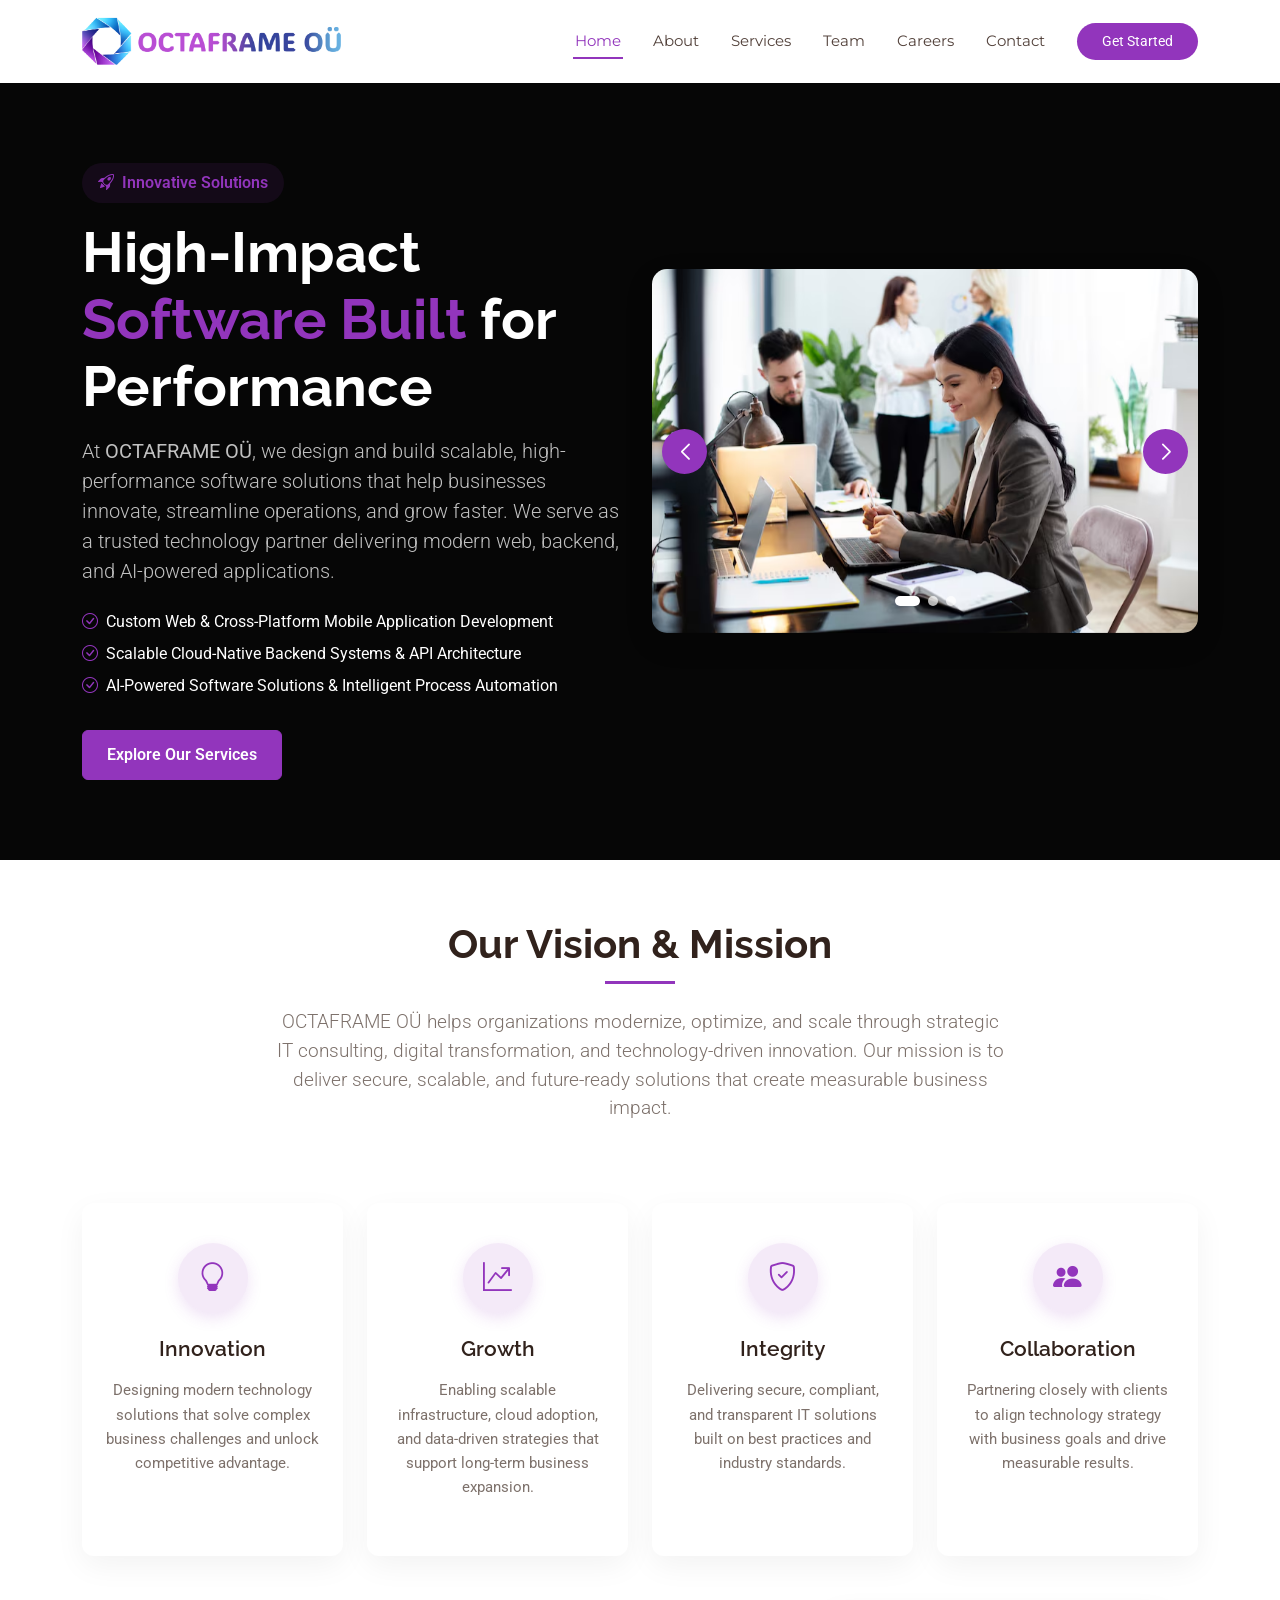
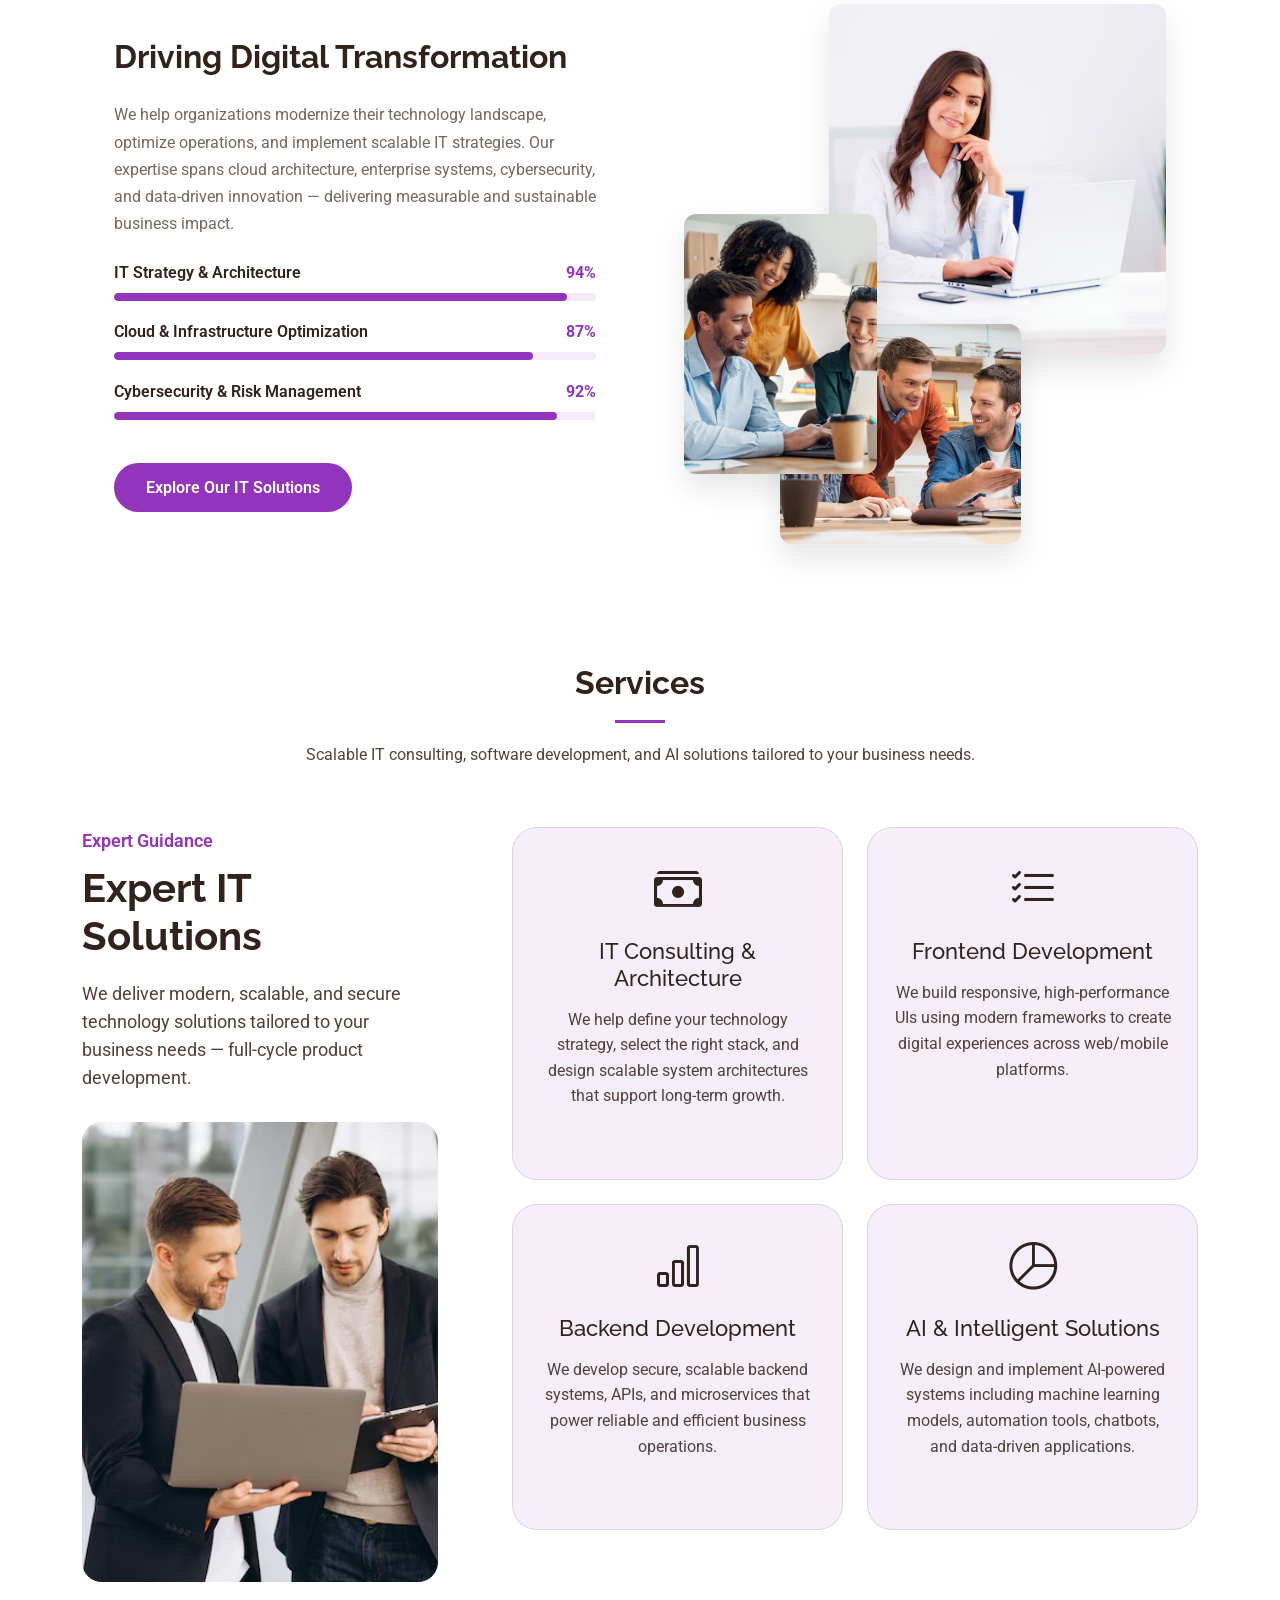
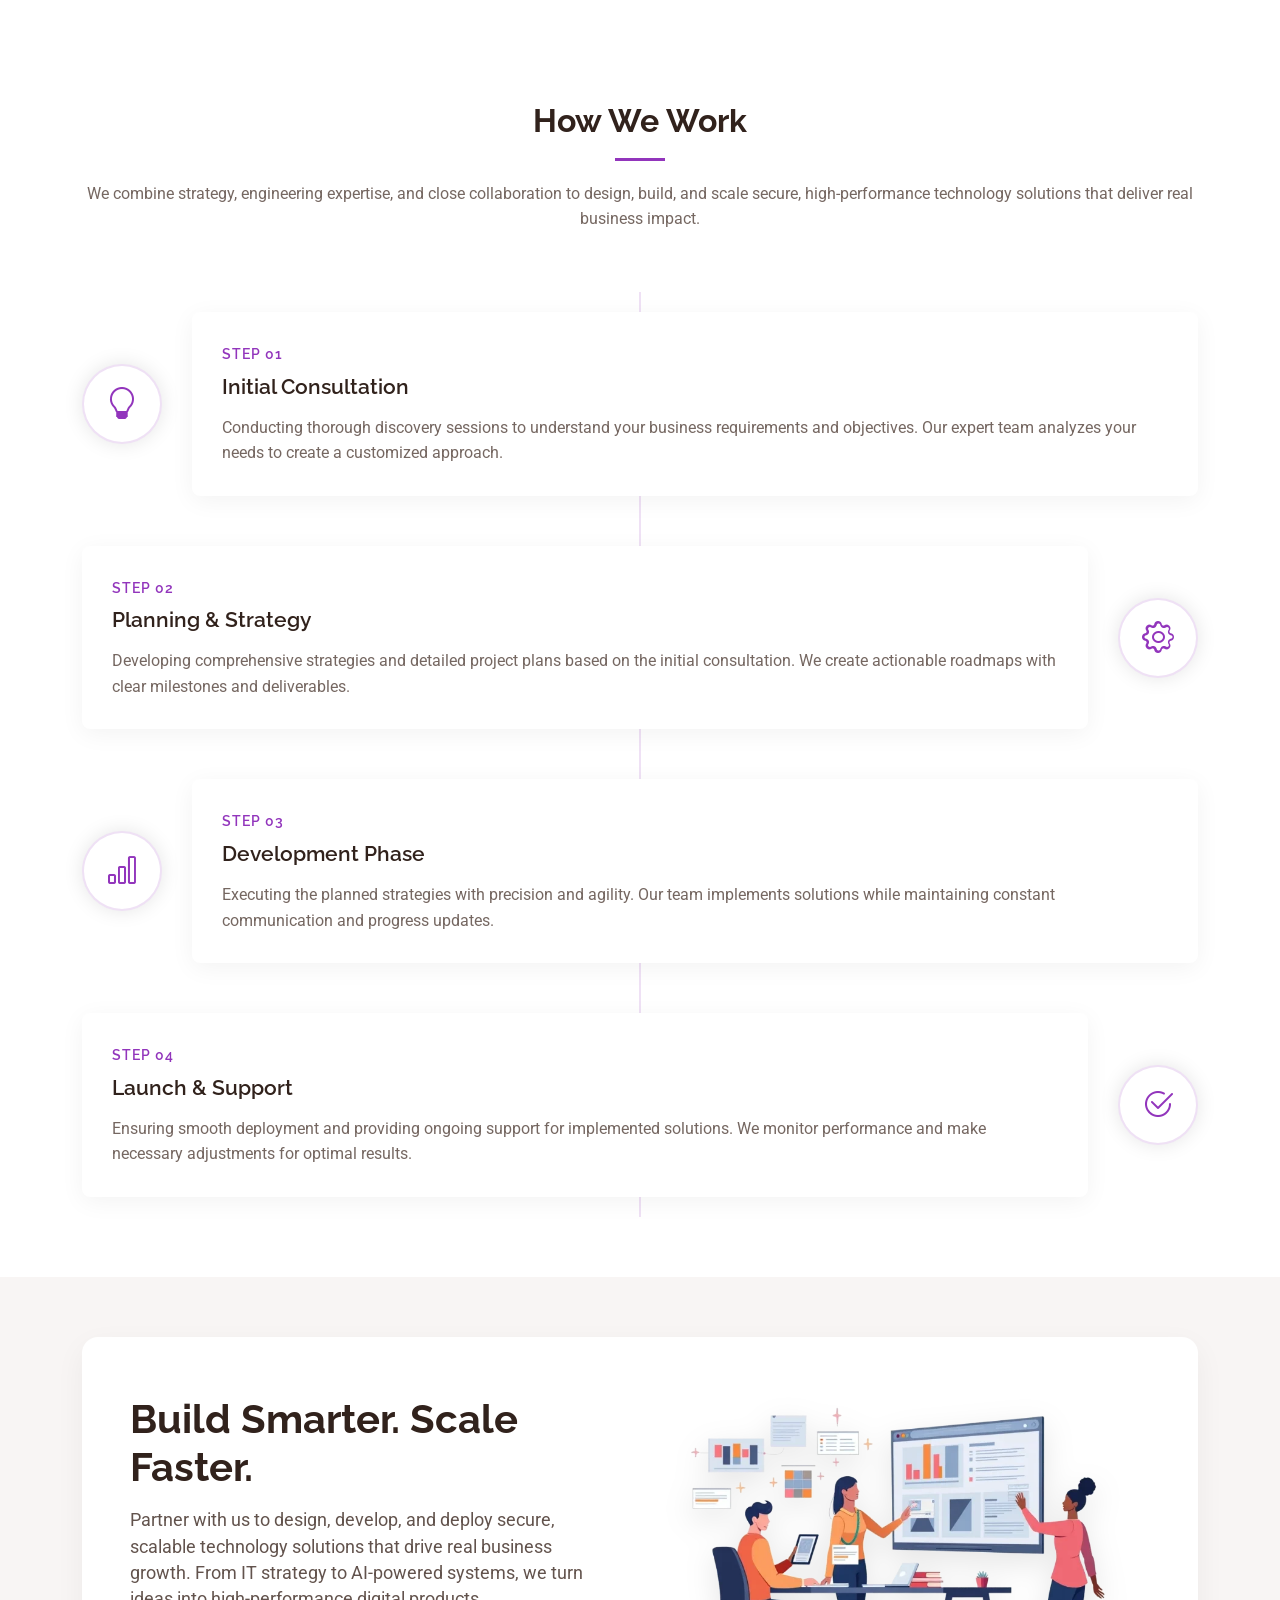
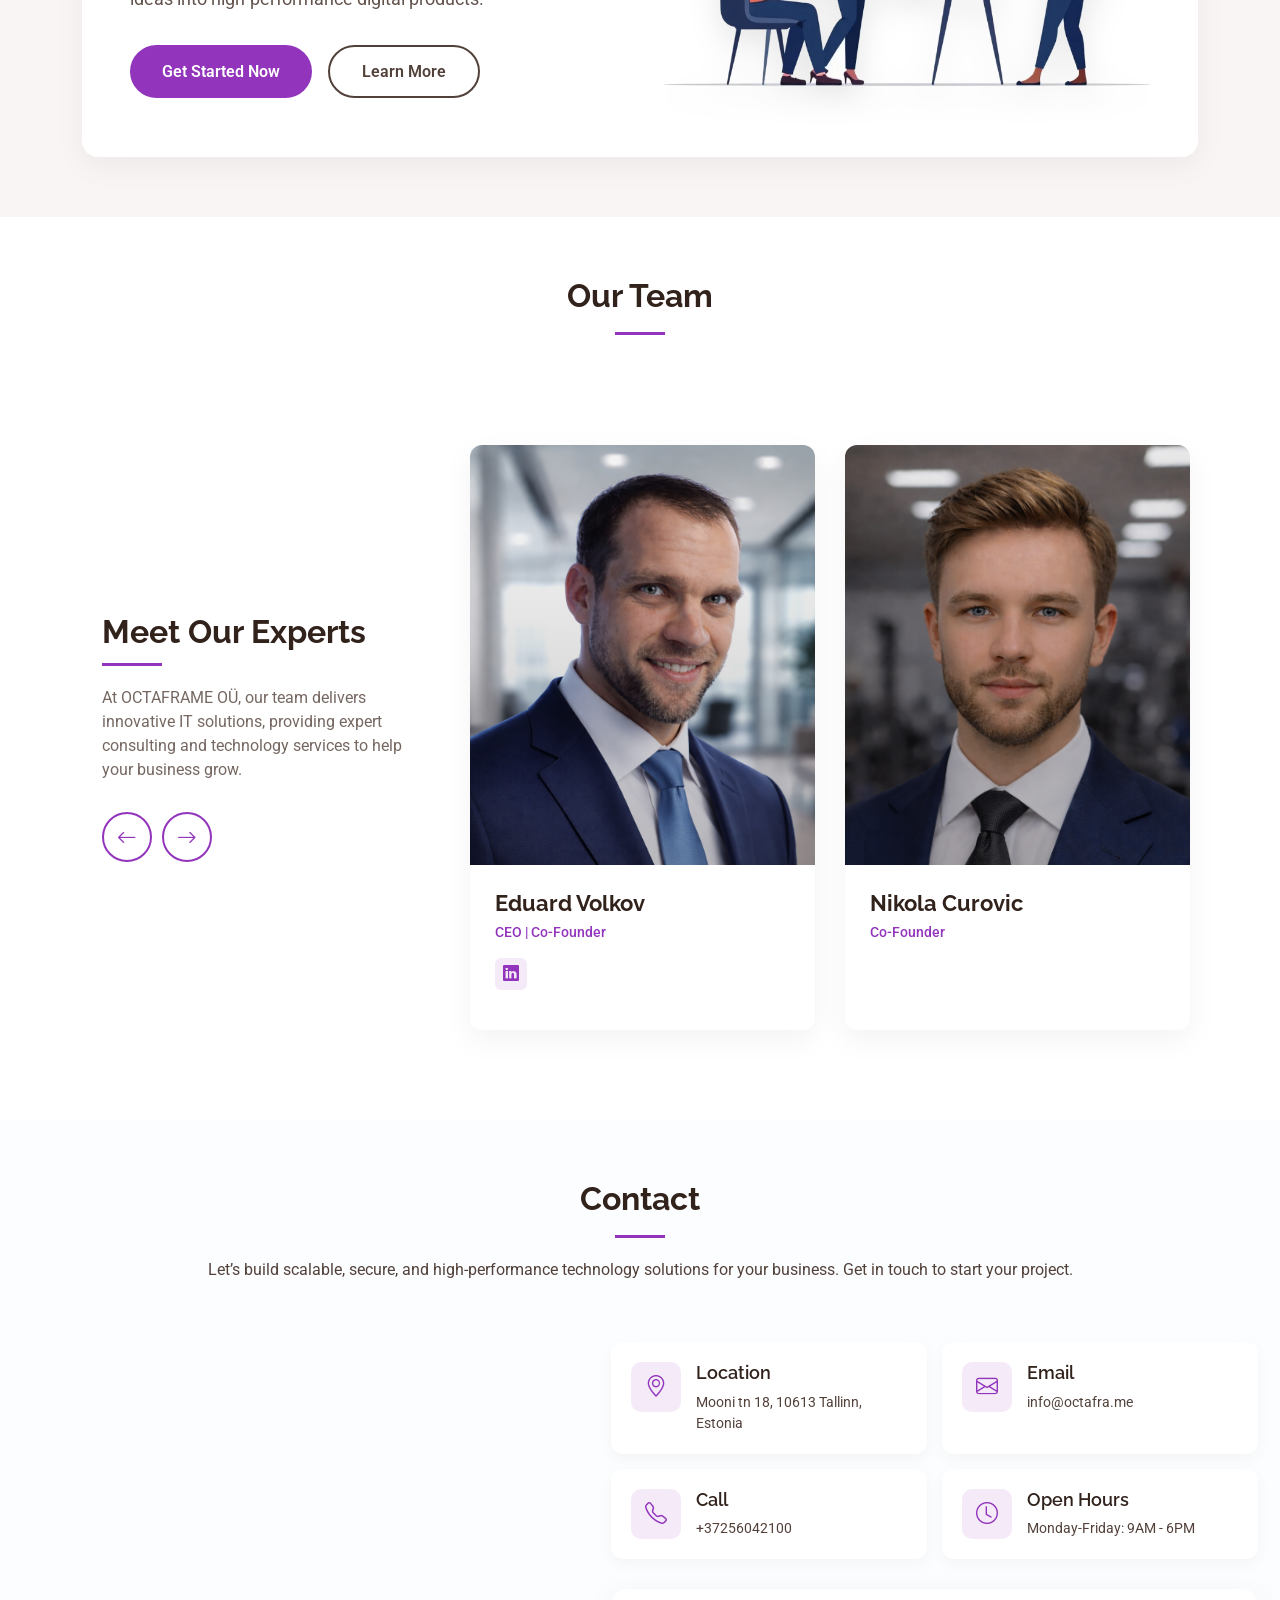
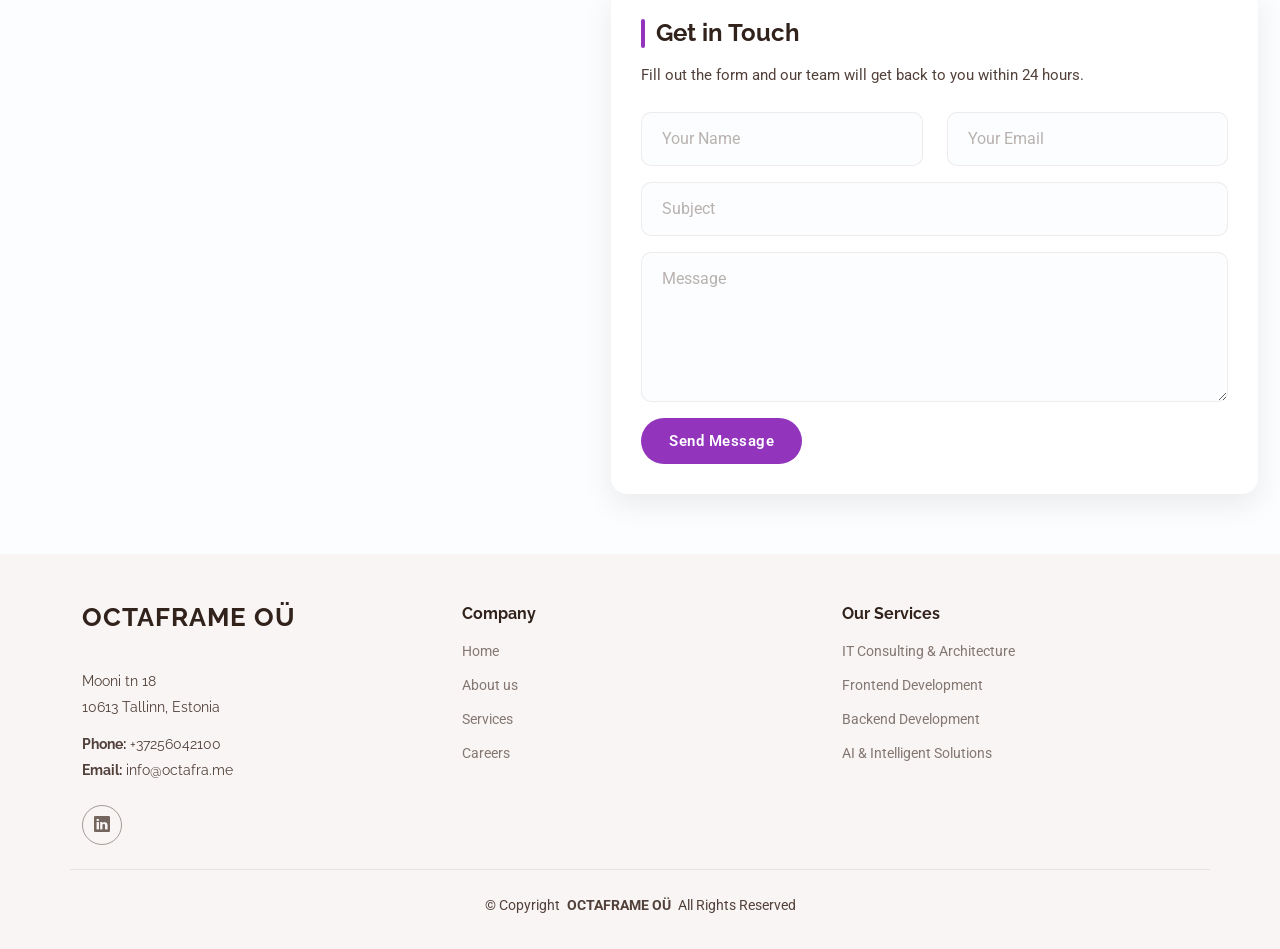
<file: index.html>
<!DOCTYPE html>
<html lang="en">

<head>
  <meta charset="utf-8">
  <meta content="width=device-width, initial-scale=1.0" name="viewport">
  <title>OCTAFRAME OÜ</title>
  <meta name="description" content="">
  <meta name="keywords" content="">

  <!-- Favicons -->
  <link href="assets/img/favicon.ico" rel="icon">
  <link href="assets/img/apple-touch-icon.png" rel="apple-touch-icon">

  <!-- Fonts -->
  <link href="https://fonts.googleapis.com" rel="preconnect">
  <link href="https://fonts.gstatic.com" rel="preconnect" crossorigin>
  <link href="https://fonts.googleapis.com/css2?family=Roboto:ital,wght@0,100;0,300;0,400;0,500;0,700;0,900;1,100;1,300;1,400;1,500;1,700;1,900&family=Montserrat:ital,wght@0,100;0,200;0,300;0,400;0,500;0,600;0,700;0,800;0,900;1,100;1,200;1,300;1,400;1,500;1,600;1,700;1,800;1,900&family=Raleway:ital,wght@0,100;0,200;0,300;0,400;0,500;0,600;0,700;0,800;0,900;1,100;1,200;1,300;1,400;1,500;1,600;1,700;1,800;1,900&display=swap" rel="stylesheet">

  <!-- Vendor CSS Files -->
  <link href="assets/vendor/bootstrap/css/bootstrap.min.css" rel="stylesheet">
  <link href="assets/vendor/bootstrap-icons/bootstrap-icons.css" rel="stylesheet">
  <link href="assets/vendor/aos/aos.css" rel="stylesheet">
  <link href="assets/vendor/swiper/swiper-bundle.min.css" rel="stylesheet">

  <!-- Main CSS File -->
  <link href="assets/css/main.css" rel="stylesheet">

  <!-- =======================================================
  * Template Name: Scout
  * Template URL: https://bootstrapmade.com/scout-bootstrap-multipurpose-template/
  * Updated: May 05 2025 with Bootstrap v5.3.5
  * Author: BootstrapMade.com
  * License: https://bootstrapmade.com/license/
  ======================================================== -->
</head>

<body class="index-page">

  <header id="header" class="header d-flex align-items-center sticky-top">
    <div class="container-fluid container-xl position-relative d-flex align-items-center">

      <a href="index.html" class="logo d-flex align-items-center me-auto">
        <!-- Uncomment the line below if you also wish to use an image logo -->
        <img src="assets/img/logo.png" alt="logo">
      </a>

      <nav id="navmenu" class="navmenu">
        <ul>
          <li><a href="#hero" class="active">Home</a></li>
          <li><a href="#about">About</a></li>
          <li><a href="#services">Services</a></li>
          <li><a href="#team">Team</a></li>
          <li><a href="careers.html">Careers</a></li>
          <!-- <li class="dropdown"><a href="#"><span>Dropdown</span> <i class="bi bi-chevron-down toggle-dropdown"></i></a>
            <ul>
              <li><a href="#">Dropdown 1</a></li>
              <li class="dropdown"><a href="#"><span>Deep Dropdown</span> <i class="bi bi-chevron-down toggle-dropdown"></i></a>
                <ul>
                  <li><a href="#">Deep Dropdown 1</a></li>
                  <li><a href="#">Deep Dropdown 2</a></li>
                  <li><a href="#">Deep Dropdown 3</a></li>
                  <li><a href="#">Deep Dropdown 4</a></li>
                  <li><a href="#">Deep Dropdown 5</a></li>
                </ul>
              </li>
              <li><a href="#">Dropdown 2</a></li>
              <li><a href="#">Dropdown 3</a></li>
              <li><a href="#">Dropdown 4</a></li>
            </ul>
          </li> -->
          <li><a href="#contact">Contact</a></li>
        </ul>
        <i class="mobile-nav-toggle d-xl-none bi bi-list"></i>
      </nav>

      <a class="btn-getstarted" href="index.html#about">Get Started</a>

    </div>
  </header>

  <main class="main">

    <!-- Hero Section -->
    <section id="hero" class="hero section dark-background">
      <div class="container" data-aos="fade-up">
        <div class="row align-items-center">
          <div class="col-lg-6">
            <div class="hero-content" data-aos="fade-up" data-aos-delay="100">
              <div class="hero-tag">
                <i class="bi bi-rocket-takeoff"></i>
                <span>Innovative Solutions</span>
              </div>
              <h1>High-Impact <span class="highlight">Software Built</span> for Performance</h1>
              <p class="lead">
                At <b>OCTAFRAME OÜ</b>, we design and build scalable, high-performance software solutions that help businesses innovate, streamline operations, and grow faster. We serve as a trusted technology partner delivering modern web, backend, and AI-powered applications.
              <ul class="hero-features">
                <li><i class="bi bi-check-circle"></i> Custom Web & Cross-Platform Mobile Application Development</li>
                <li><i class="bi bi-check-circle"></i> Scalable Cloud-Native Backend Systems & API Architecture</li>
                <li><i class="bi bi-check-circle"></i> AI-Powered Software Solutions & Intelligent Process Automation</li>
              </ul>
              <div class="hero-cta">
                <a href="#services" class="btn btn-primary">Explore Our Services</a>
                <!-- <a href="tel:+1 (555) 987-6543" class="btn btn-link"><i class="bi bi-telephone"></i> +1 (555) 987-6543</a> -->
              </div>
            </div>
          </div>
          <div class="col-lg-6">
            <div style="padding: 0" class="hero-image-wrapper service-details" data-aos="fade-up" data-aos-delay="300">
              <div class="service-content">
                <div class="image-gallery" data-aos="zoom-in" data-aos-delay="100">
                  <div class="service-details-slider swiper init-swiper">
                    <script type="application/json" class="swiper-config">
                    {
                      "loop": true,
                      "speed": 800,
                      "autoplay": {
                        "delay": 5000
                      },
                      "slidesPerView": 1,
                      "navigation": {
                        "nextEl": ".swiper-button-next",
                        "prevEl": ".swiper-button-prev"
                      },
                      "pagination": {
                        "el": ".swiper-pagination",
                        "type": "bullets",
                        "clickable": true
                      }
                    }
                    </script>
                    <div class="swiper-wrapper align-items-center">
                      <div class="swiper-slide">
                        <img src="assets/img/services/services-5.webp" alt="" class="img-fluid" loading="lazy">
                      </div>
                      <div class="swiper-slide">
                        <img src="assets/img/services/services-6.webp" alt="" class="img-fluid" loading="lazy">
                      </div>
                      <div class="swiper-slide">
                        <img src="assets/img/services/services-8.webp" alt="" class="img-fluid" loading="lazy">
                      </div>
                    </div>
                    <div class="swiper-pagination"></div>
                    <div class="swiper-button-next"></div>
                    <div class="swiper-button-prev"></div>
                  </div>
                </div>
              </div>
            </div>
          </div>
        </div>
      </div>
    </section><!-- /Hero Section -->

    <!-- About Section -->
    <section id="about" class="about section">

      <div class="container" data-aos="fade-up" data-aos-delay="100">

        <div class="row justify-content-center mb-5">
          <div class="col-lg-8 text-center" data-aos="fade-up" data-aos-delay="200">
            <h2 class="section-heading">Our Vision &amp; Mission</h2>
            <p class="lead">
              OCTAFRAME OÜ helps organizations modernize, optimize, and scale through strategic IT consulting, digital transformation, and technology-driven innovation. Our mission is to deliver secure, scalable, and future-ready solutions that create measurable business impact.
            </p>
          </div>
        </div>

        <div class="row g-4 mb-5">
          <div class="col-md-6 col-lg-3" data-aos="fade-up" data-aos-delay="100">
            <div class="feature-box">
              <div class="icon-container">
                <i class="bi bi-lightbulb"></i>
              </div>
              <h4>Innovation</h4>
              <p>
                Designing modern technology solutions that solve complex business challenges and unlock competitive advantage.
              </p>
            </div>
          </div>

          <div class="col-md-6 col-lg-3" data-aos="fade-up" data-aos-delay="200">
            <div class="feature-box">
              <div class="icon-container">
                <i class="bi bi-graph-up-arrow"></i>
              </div>
              <h4>Growth</h4>
              <p>
                Enabling scalable infrastructure, cloud adoption, and data-driven strategies that support long-term business expansion.
              </p>
            </div>
          </div>

          <div class="col-md-6 col-lg-3" data-aos="fade-up" data-aos-delay="300">
            <div class="feature-box">
              <div class="icon-container">
                <i class="bi bi-shield-check"></i>
              </div>
              <h4>Integrity</h4>
              <p>
                Delivering secure, compliant, and transparent IT solutions built on best practices and industry standards.
              </p>
            </div>
          </div>

          <div class="col-md-6 col-lg-3" data-aos="fade-up" data-aos-delay="400">
            <div class="feature-box">
              <div class="icon-container">
                <i class="bi bi-people-fill"></i>
              </div>
              <h4>Collaboration</h4>
              <p>
                Partnering closely with clients to align technology strategy with business goals and drive measurable results.
              </p>
            </div>
          </div>
        </div>

        <div class="row align-items-center about-showcase">
          <div class="col-lg-6 order-lg-2" data-aos="fade-left" data-aos-delay="300">
            <div class="about-image-grid">
              <img src="assets/img/about/about-15.webp" class="img-grid-main" alt="Our company vision">
              <img src="assets/img/about/about-17.webp" class="img-grid-secondary" alt="Our team">
              <img src="assets/img/about/about-square-5.webp" class="img-grid-tertiary" alt="Our workspace">
              <!-- <div class="experience-badge" data-aos="zoom-in" data-aos-delay="500">
                <span class="years">2+</span>
                <span class="text">Years of Excellence</span>
              </div> -->
            </div>
          </div>
          <div class="col-lg-6 order-lg-1" data-aos="fade-right" data-aos-delay="200">
            <div class="about-content-box">
              <h3>Driving Digital Transformation</h3>
              <p class="mb-4">
                We help organizations modernize their technology landscape, optimize operations, and implement scalable IT strategies. Our expertise spans cloud architecture, enterprise systems, cybersecurity, and data-driven innovation — delivering measurable and sustainable business impact.
              </p>

              <div class="progress-item">
                <div class="d-flex justify-content-between">
                  <span class="progress-title">IT Strategy & Architecture</span>
                  <span class="progress-percent">94%</span>
                </div>
                <div class="progress">
                  <div class="progress-bar" role="progressbar" style="width: 94%" aria-valuenow="94" aria-valuemin="0" aria-valuemax="100"></div>
                </div>
              </div>

              <div class="progress-item">
                <div class="d-flex justify-content-between">
                  <span class="progress-title">Cloud & Infrastructure Optimization</span>
                  <span class="progress-percent">87%</span>
                </div>
                <div class="progress">
                  <div class="progress-bar" role="progressbar" style="width: 87%" aria-valuenow="87" aria-valuemin="0" aria-valuemax="100"></div>
                </div>
              </div>

              <div class="progress-item">
                <div class="d-flex justify-content-between">
                  <span class="progress-title">Cybersecurity & Risk Management</span>
                  <span class="progress-percent">92%</span>
                </div>
                <div class="progress">
                  <div class="progress-bar" role="progressbar" style="width: 92%" aria-valuenow="92" aria-valuemin="0" aria-valuemax="100"></div>
                </div>
              </div>

              <a href="about.html" class="btn btn-discover mt-4">Explore Our IT Solutions</a>
            </div>
          </div>
        </div>

      </div>

    </section><!-- /About Section -->

    <!-- Stats Section -->
    <!-- <section id="stats" class="stats section light-background">

      <div class="container" data-aos="fade-up" data-aos-delay="100">

        <div class="row gy-4">

          <div class="col-lg-6 col-md-12">
            <div class="stats-overview text-center text-lg-start" data-aos="fade-right" data-aos-delay="200">
              <h3>Our growth in numbers</h3>
              <p>
                In just over two years, we’ve partnered with ambitious businesses to deliver modern IT solutions, scalable systems, and measurable digital impact.
              </p>
            </div>
          </div>

          <div class="col-lg-6 col-md-12">
            <div class="stats-grid" data-aos="zoom-in" data-aos-delay="300">
              <div class="stats-card">
                <div class="stats-icon">
                  <i class="bi bi-people-fill"></i>
                </div>
                <div class="stats-content">
                  <div class="stats-number">
                    <span data-purecounter-start="0" data-purecounter-end="13" data-purecounter-duration="1" class="purecounter"></span><span class="plus">+</span>
                  </div>
                  <p>Satisfied Clients</p>
                </div>
              </div>

              <div class="stats-card">
                <div class="stats-icon">
                  <i class="bi bi-folder2-open"></i>
                </div>
                <div class="stats-content">
                  <div class="stats-number">
                    <span data-purecounter-start="0" data-purecounter-end="45" data-purecounter-duration="1" class="purecounter"></span><span class="plus">+</span>
                  </div>
                  <p>Projects Delivered</p>
                </div>
              </div>

              <div class="stats-card">
                <div class="stats-icon">
                  <i class="bi bi-headset"></i>
                </div>
                <div class="stats-content">
                  <div class="stats-number">
                    <span data-purecounter-start="0" data-purecounter-end="5000" data-purecounter-duration="1" class="purecounter"></span><span class="plus">+</span>
                  </div>
                  <p>Consulting Hours</p>
                </div>
              </div>

              <div class="stats-card">
                <div class="stats-icon">
                  <i class="bi bi-person-workspace"></i>
                </div>
                <div class="stats-content">
                  <div class="stats-number">
                    <span data-purecounter-start="0" data-purecounter-end="25" data-purecounter-duration="1" class="purecounter"></span><span class="plus">+</span>
                  </div>
                  <p>Technology Experts</p>
                </div>
              </div>
            </div>
          </div>

        </div>

      </div>

    </section> -->
    <!-- /Stats Section -->

    <!-- Services Section -->
    <section id="services" class="services section">

      <!-- Section Title -->
      <div class="container section-title" data-aos="fade-up">
        <h2>Services</h2>
        <p>Scalable IT consulting, software development, and AI solutions tailored to your business needs.</p>
      </div><!-- End Section Title -->

      <div class="container" data-aos="fade-up" data-aos-delay="100">

        <div class="services-row">
          <div class="row">
            <div class="col-lg-4">
              <div class="services-headline" data-aos="fade-up">
                <p class="services-subtitle">Expert Guidance</p>
                <h2 class="services-title">Expert IT Solutions</h2>
              </div>

              <div class="services-description" data-aos="fade-up" data-aos-delay="100">
                <p>
                 We deliver modern, scalable, and secure technology solutions tailored to your business needs — full-cycle product development.
                </p>
              </div>

              <div class="services-image-container" data-aos="fade-up" data-aos-delay="200">
                <div class="services-image">
                  <img src="assets/img/services/services-12.webp" alt="Services" class="img-fluid">
                </div>
              </div>
            </div>

            <div class="col-lg-8">
              <div class="services-grid">
                <div class="row gy-4">
                  <!-- Service Item 1 -->
                  <div class="col-md-6" data-aos="fade-up" data-aos-delay="100">
                    <div class="service-card">
                      <div class="service-content text-center">
                        <div class="service-icon">
                          <i class="bi bi-cash-stack"></i>
                        </div>
                        <div class="service-info">
                          <h3><a href="#">IT Consulting & Architecture</a></h3>
                          <p>We help define your technology strategy, select the right stack, and design scalable system architectures that support long-term growth.</p>
                          <!-- <div class="service-action">
                            <a href="service-details.html" class="read-more-btn">Details <i class="bi bi-arrow-right"></i></a>
                          </div> -->
                        </div>
                      </div>
                    </div>
                  </div>

                  <!-- Service Item 2 -->
                  <div class="col-md-6" data-aos="fade-up" data-aos-delay="200">
                    <div class="service-card">
                      <div class="service-content text-center">
                        <div class="service-icon">
                          <i class="bi bi-list-check"></i>
                        </div>
                        <div class="service-info">
                          <h3><a href="#">Frontend Development</a></h3>
                          <p>
                            We build responsive, high-performance UIs using modern frameworks to create digital experiences across web/mobile platforms.
                          </p>
                          <!-- <div class="service-action">
                            <a href="service-details.html" class="read-more-btn">View More <i class="bi bi-arrow-right"></i></a>
                          </div> -->
                        </div>
                      </div>
                    </div>
                  </div>

                  <!-- Service Item 3 -->
                  <div class="col-md-6" data-aos="fade-up" data-aos-delay="300">
                    <div class="service-card">
                      <div class="service-content text-center">
                        <div class="service-icon">
                          <i class="bi bi-bar-chart"></i>
                        </div>
                        <div class="service-info">
                          <h3><a href="#">Backend Development</a></h3>
                          <p>
                            We develop secure, scalable backend systems, APIs, and microservices that power reliable and efficient business operations.
                          </p>
                          <!-- <div class="service-action">
                            <a href="service-details.html" class="read-more-btn">Read More <i class="bi bi-arrow-right"></i></a>
                          </div> -->
                        </div>
                      </div>
                    </div>
                  </div>

                  <!-- Service Item 4 -->
                  <div class="col-md-6" data-aos="fade-up" data-aos-delay="400">
                    <div class="service-card">
                      <div class="service-content text-center">
                        <div class="service-icon">
                          <i class="bi bi-pie-chart"></i>
                        </div>
                        <div class="service-info">
                          <h3><a href="#">AI & Intelligent Solutions</a></h3>
                          <p>
                            We design and implement AI-powered systems including machine learning models, automation tools, chatbots, and data-driven applications.
                          </p>
                          <!-- <div class="service-action">
                            <a href="service-details.html" class="read-more-btn">Learn More <i class="bi bi-arrow-right"></i></a>
                          </div> -->
                        </div>
                      </div>
                    </div>
                  </div>
                </div>
              </div>
            </div>
          </div>
        </div>

      </div>

    </section><!-- /Services Section -->

    
  

    <!-- How We Work Section -->
    <section id="how-we-work" class="how-we-work section">

      <!-- Section Title -->
      <div class="container section-title" data-aos="fade-up">
        <h2>How We Work</h2>
        <p>
          We combine strategy, engineering expertise, and close collaboration to design, build, and scale secure, high-performance technology solutions that deliver real business impact.
        </p>
      </div><!-- End Section Title -->

      <div class="container" data-aos="fade-up" data-aos-delay="100">

        <div class="steps-wrapper">

          <div class="step-item" data-aos="fade-right" data-aos-delay="200">
            <div class="step-content">
              <div class="step-icon">
                <i class="bi bi-lightbulb"></i>
              </div>
              <div class="step-info">
                <span class="step-number">Step 01</span>
                <h3>Initial Consultation</h3>
                <p>Conducting thorough discovery sessions to understand your business requirements and objectives. Our expert team analyzes your needs to create a customized approach.</p>
              </div>
            </div>
          </div><!-- End Step Item -->

          <div class="step-item" data-aos="fade-left" data-aos-delay="300">
            <div class="step-content">
              <div class="step-icon">
                <i class="bi bi-gear"></i>
              </div>
              <div class="step-info">
                <span class="step-number">Step 02</span>
                <h3>Planning &amp; Strategy</h3>
                <p>Developing comprehensive strategies and detailed project plans based on the initial consultation. We create actionable roadmaps with clear milestones and deliverables.</p>
              </div>
            </div>
          </div><!-- End Step Item -->

          <div class="step-item" data-aos="fade-right" data-aos-delay="400">
            <div class="step-content">
              <div class="step-icon">
                <i class="bi bi-bar-chart"></i>
              </div>
              <div class="step-info">
                <span class="step-number">Step 03</span>
                <h3>Development Phase</h3>
                <p>Executing the planned strategies with precision and agility. Our team implements solutions while maintaining constant communication and progress updates.</p>
              </div>
            </div>
          </div><!-- End Step Item -->

          <div class="step-item" data-aos="fade-left" data-aos-delay="500">
            <div class="step-content">
              <div class="step-icon">
                <i class="bi bi-check2-circle"></i>
              </div>
              <div class="step-info">
                <span class="step-number">Step 04</span>
                <h3>Launch &amp; Support</h3>
                <p>Ensuring smooth deployment and providing ongoing support for implemented solutions. We monitor performance and make necessary adjustments for optimal results.</p>
              </div>
            </div>
          </div><!-- End Step Item -->

        </div>

      </div>

    </section><!-- /How We Work Section -->


    <!-- Call To Action Section -->
    <section id="call-to-action" class="call-to-action section light-background">
      <div class="container" data-aos="fade-up" data-aos-delay="100">
        <div class="cta-wrapper">
          <div class="cta-content" data-aos="fade-right" data-aos-delay="200">
            <h2>Build Smarter. Scale Faster.</h2>
            <p>
              Partner with us to design, develop, and deploy secure, scalable technology solutions that drive real business growth. From IT strategy to AI-powered systems, we turn ideas into high-performance digital products.
            </p>
            <div class="cta-buttons">
              <a href="#" class="btn-primary">Get Started Now</a>
              <a href="#" class="btn-outline">Learn More</a>
            </div>
          </div>
          <div class="cta-image" data-aos="fade-left" data-aos-delay="300">
            <img src="assets/img/illustration/illustration-13.webp" alt="CTA Illustration" class="img-fluid">
          </div>
        </div>
      </div>
    </section><!-- /Call To Action Section -->

     <!-- Team Section -->
    <section id="team" class="team section">
      <!-- Section Title -->
      <div class="container section-title" data-aos="fade-up">
        <h2>Our Team</h2>
      </div><!-- End Section Title -->

      <div class="container" data-aos="fade-up" data-aos-delay="100">

        <div class="row">
          <div class="col-lg-4 team-intro" data-aos="fade-right" data-aos-delay="200">
            <div class="team-intro-content">
              <h2>Meet Our Experts</h2>
              <p>At OCTAFRAME OÜ, our team delivers innovative IT solutions, providing expert consulting and technology services to help your business grow.</p>
              <div class="team-navigation">
                <button class="team-nav-prev"><i class="bi bi-arrow-left"></i></button>
                <button class="team-nav-next"><i class="bi bi-arrow-right"></i></button>
              </div>
            </div>
          </div>

          <div class="col-lg-8 team-carousel-wrap">
            <div class="team-carousel swiper init-swiper">
              <script type="application/json" class="swiper-config">
                {
                  "loop": true,
                  "speed": 800,
                  "autoplay": {
                    "delay": 5000
                  },
                  "slidesPerView": 1,
                  "spaceBetween": 20,
                  "navigation": {
                    "nextEl": ".team-nav-next",
                    "prevEl": ".team-nav-prev"
                  },
                  "breakpoints": {
                    "576": {
                      "slidesPerView": 2,
                      "spaceBetween": 20
                    },
                    "992": {
                      "slidesPerView": 2,
                      "spaceBetween": 30
                    }
                  }
                }
              </script>
              <div class="swiper-wrapper">

                <div class="swiper-slide">
                  <div class="member-card">
                    <div class="member-image">
                      <img src="assets/img/person/person-m-3.webp" class="img-fluid" alt="" loading="lazy">
                    </div>
                    <div class="member-info">
                      <h3>Eduard Volkov</h3>
                      <span>CEO | Co-Founder</span>
                      <div class="member-social">
                        <!-- <a href="#"><i class="bi bi-twitter-x"></i></a>
                        <a href="#"><i class="bi bi-facebook"></i></a> -->
                        <a href="https://www.linkedin.com/in/eduardvolkov/" target="_blank"><i class="bi bi-linkedin"></i></a>
                      </div>
                      <!-- <div class="member-bio">
                        <p>Lorem ipsum dolor sit amet, consectetur adipiscing elit. Ut elit tellus, luctus nec ullamcorper mattis.</p>
                      </div> -->
                    </div>
                  </div>
                </div><!-- End slide item -->

                <div class="swiper-slide">
                  <div class="member-card">
                    <div class="member-image">
                      <img src="assets/img/person/person-f-5.webp" class="img-fluid" alt="" loading="lazy">
                    </div>
                    <div class="member-info">
                      <h3>Nikola Curovic</h3>
                      <span>Co-Founder</span>
                      <!-- <div class="member-social">
                        <a href="#"><i class="bi bi-twitter-x"></i></a>
                        <a href="#"><i class="bi bi-facebook"></i></a>
                        <a href="#"><i class="bi bi-linkedin"></i></a>
                      </div>
                      <div class="member-bio">
                        <p>Duis aute irure dolor in reprehenderit in voluptate velit esse cillum dolore eu fugiat nulla pariatur.</p>
                      </div> -->
                    </div>
                  </div>
                </div><!-- End slide item -->

              </div>
            </div>
          </div>
        </div>

      </div>
    </section><!-- /Team Section -->


    <!-- Contact Section -->
    <section id="contact" class="contact section">
      <!-- Section Title -->
      <div class="container section-title" data-aos="fade-up">
        <h2>Contact</h2>
        <p>Let’s build scalable, secure, and high-performance technology solutions for your business. Get in touch to start your project.</p>
      </div><!-- End Section Title -->

      <div class="container" data-aos="fade-up" data-aos-delay="100">
        <div class="contact-main-wrapper">
          <div class="map-wrapper">
            <iframe src="https://www.google.com/maps/embed?pb=!1m14!1m8!1m3!1d48389.78314118045!2d24.753693!3d59.429411!3m2!1i1024!2i768!4f13.1!3m3!1m2!1s0x4693d3fa8e982d6f%3A0x1d3b5fc9ff2adbb9!2sMooni%20tn%2018%2C%2010613%20Tallinn%2C%20Estonia!5e0!3m2!1sen!2sus!4v1676961268712!5m2!1sen!2sus" width="100%" height="100%" style="border:0;" allowfullscreen="" loading="lazy" referrerpolicy="no-referrer-when-downgrade"></iframe>
          </div>
          <div class="contact-content">
            <div class="contact-cards-container" data-aos="fade-up" data-aos-delay="300">
              <div class="contact-card">
                <div class="icon-box">
                  <i class="bi bi-geo-alt"></i>
                </div>
                <div class="contact-text">
                  <h4>Location</h4>
                  <p>Mooni tn 18, 10613 Tallinn, Estonia</p>
                </div>
              </div>

              <div class="contact-card">
                <div class="icon-box">
                  <i class="bi bi-envelope"></i>
                </div>
                <div class="contact-text">
                  <h4>Email</h4>
                  <p>info@octafra.me</p>
                </div>
              </div>

              <div class="contact-card">
                <div class="icon-box">
                  <i class="bi bi-telephone"></i>
                </div>
                <div class="contact-text">
                  <h4>Call</h4>
                  <p>+37256042100</p>
                </div>
              </div>

              <div class="contact-card">
                <div class="icon-box">
                  <i class="bi bi-clock"></i>
                </div>
                <div class="contact-text">
                  <h4>Open Hours</h4>
                  <p>Monday-Friday: 9AM - 6PM</p>
                </div>
              </div>
            </div>

            <div class="contact-form-container" data-aos="fade-up" data-aos-delay="400">
              <h3>Get in Touch</h3>
              <p>
                Fill out the form and our team will get back to you within 24 hours.
              </p>

              <form action="forms/contact.php" method="post" class="php-email-form">
                <div class="row">
                  <div class="col-md-6 form-group">
                    <input type="text" name="name" class="form-control" id="name" placeholder="Your Name" required="">
                  </div>
                  <div class="col-md-6 form-group mt-3 mt-md-0">
                    <input type="email" class="form-control" name="email" id="email" placeholder="Your Email" required="">
                  </div>
                </div>
                <div class="form-group mt-3">
                  <input type="text" class="form-control" name="subject" id="subject" placeholder="Subject" required="">
                </div>
                <div class="form-group mt-3">
                  <textarea class="form-control" name="message" rows="5" placeholder="Message" required=""></textarea>
                </div>

                <div class="my-3">
                  <div class="loading">Loading</div>
                  <div class="error-message"></div>
                  <div class="sent-message">Your message has been sent. Thank you!</div>
                </div>

                <div class="form-submit">
                  <button type="submit">Send Message</button>
                </div>
              </form>
            </div>
          </div>
        </div>
      </div>
    </section><!-- /Contact Section -->

  </main>

  <footer id="footer" class="footer position-relative light-background">

    <div class="container footer-top">
      <div class="row gy-4">
        <div class="col-lg-4 col-md-6 footer-about">
          <a href="index.html" class="logo d-flex align-items-center">
            <span class="sitename">OCTAFRAME OÜ<span>
          </a>
          <div class="footer-contact pt-3">
            <p>Mooni tn 18</p>
            <p>10613 Tallinn, Estonia</p>
            <p class="mt-3"><strong>Phone:</strong> <span>+37256042100</span></p>
            <p><strong>Email:</strong> <span>info@octafra.me</span></p>
          </div>
          <div class="social-links d-flex mt-4">
            <!-- <a href=""><i class="bi bi-twitter-x"></i></a>
            <a href=""><i class="bi bi-facebook"></i></a>
            <a href=""><i class="bi bi-instagram"></i></a> -->
            <a href="https://www.linkedin.com/company/octaframe-o%C3%BC/" target="_blank"><i class="bi bi-linkedin"></i></a>
          </div>
        </div>

        <div class="col-lg-4 col-md-3 footer-links">
          <h4>Company</h4>
          <ul>
            <li><a href="#">Home</a></li>
            <li><a href="#about">About us</a></li>
            <li><a href="#services">Services</a></li>
            <li><a href="careers.html">Careers</a></li>
          </ul>
        </div>

        <div class="col-lg-4 col-md-3 footer-links">
          <h4>Our Services</h4>
          <ul>
            <li><a href="#services">IT Consulting & Architecture</a></li>
            <li><a href="#services">Frontend Development</a></li>
            <li><a href="#services">Backend Development</a></li>
            <li><a href="#services">AI & Intelligent Solutions</a></li>
          </ul>
        </div>
      </div>
    </div>

    <div class="container copyright text-center mt-4">
      <p>© <span>Copyright</span> <strong class="px-1 sitename">OCTAFRAME OÜ</strong> <span>All Rights Reserved</span></p>
      <div class="credits">
        <!-- All the links in the footer should remain intact. -->
        <!-- You can delete the links only if you've purchased the pro version. -->
        <!-- Licensing information: https://bootstrapmade.com/license/ -->
        <!-- Purchase the pro version with working PHP/AJAX contact form: [buy-url] -->
      </div>
    </div>

  </footer>

  <!-- Scroll Top -->
  <a href="#" id="scroll-top" class="scroll-top d-flex align-items-center justify-content-center"><i class="bi bi-arrow-up-short"></i></a>

  <!-- Vendor JS Files -->
  <script src="assets/vendor/bootstrap/js/bootstrap.bundle.min.js"></script>
  <script src="assets/vendor/php-email-form/validate.js"></script>
  <script src="assets/vendor/aos/aos.js"></script>
  <script src="assets/vendor/purecounter/purecounter_vanilla.js"></script>
  <script src="assets/vendor/swiper/swiper-bundle.min.js"></script>

  <!-- Main JS File -->
  <script src="assets/js/main.js"></script>

</body>

</html>
</file>
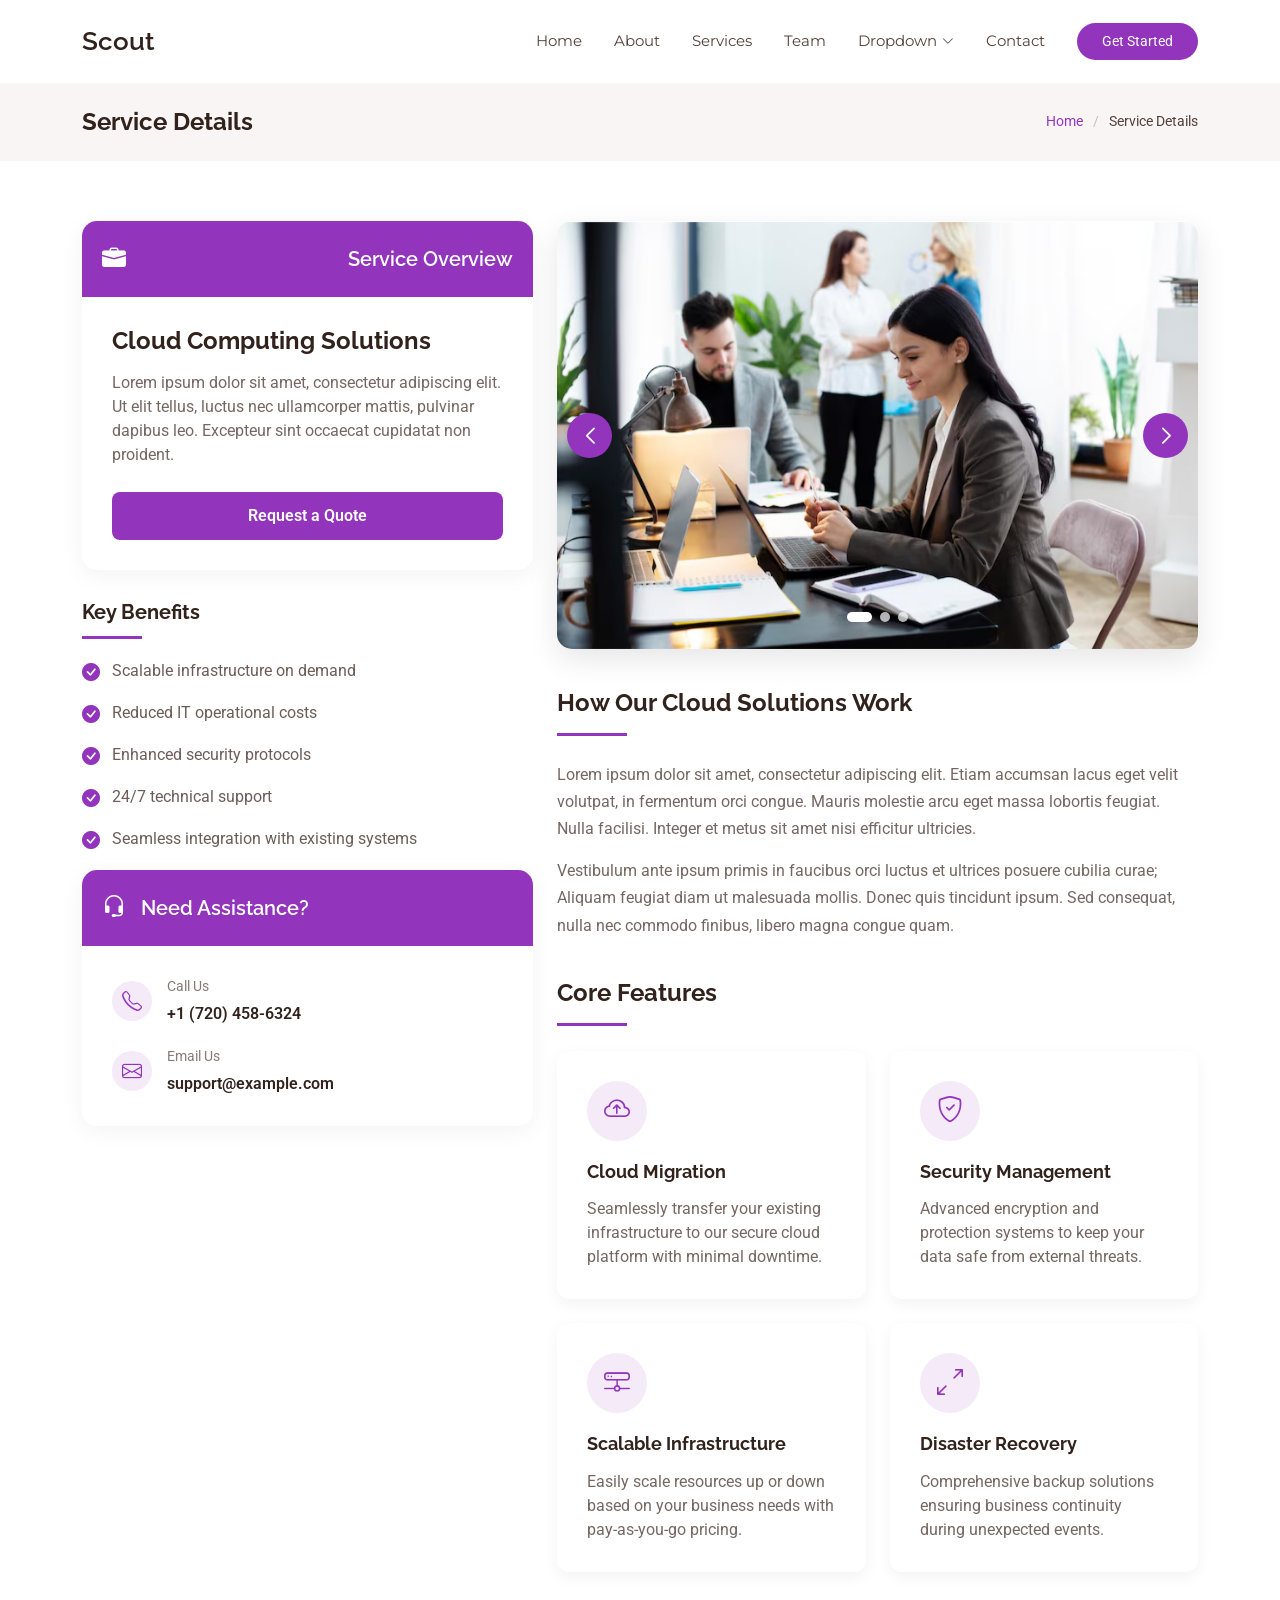
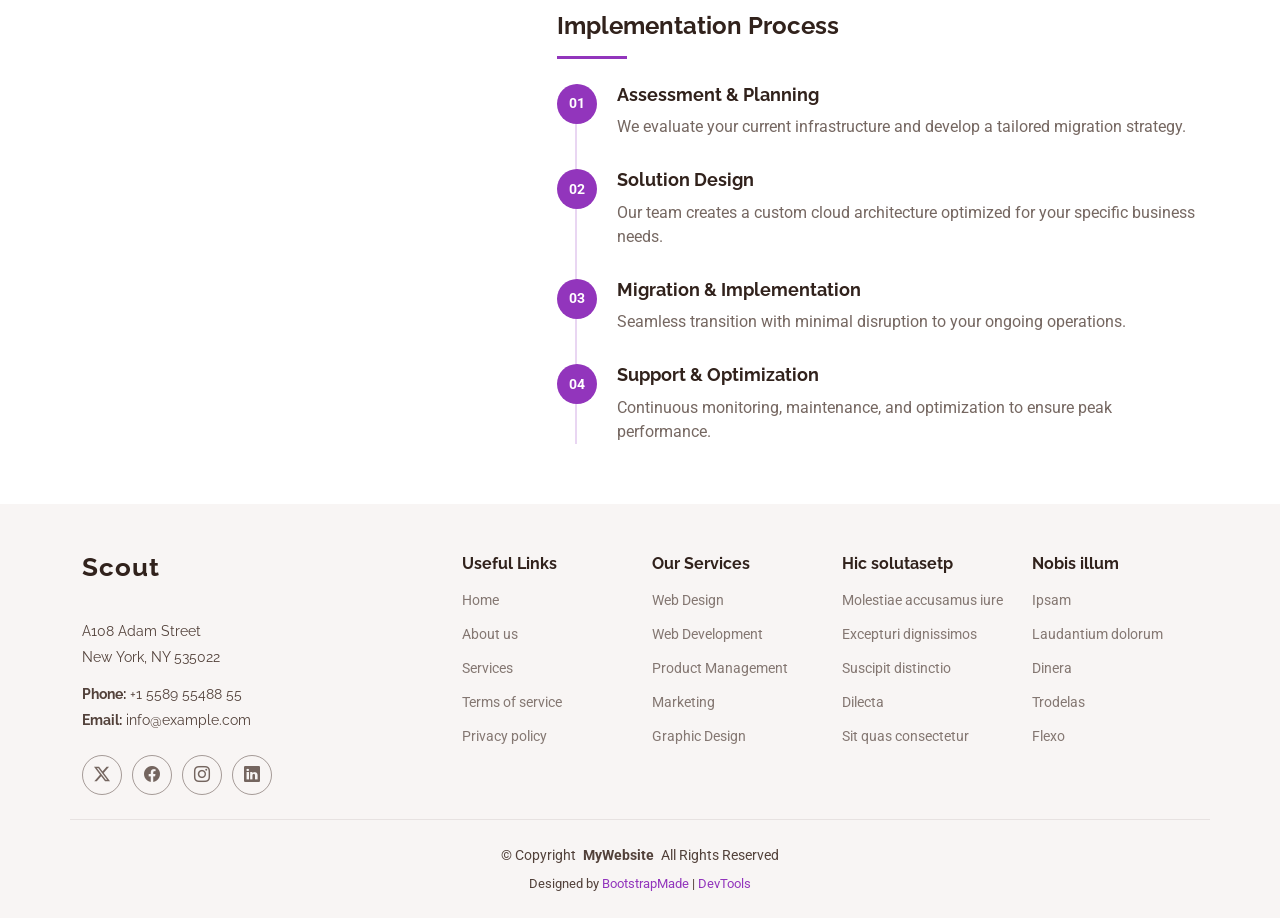
<file: ai-engineer.html>
<!DOCTYPE html>
<html lang="en">

<head>
  <meta charset="utf-8">
  <meta content="width=device-width, initial-scale=1.0" name="viewport">
  <title>Service Details - Scout Bootstrap Template</title>
  <meta name="description" content="">
  <meta name="keywords" content="">

  <!-- Favicons -->
  <link href="assets/img/favicon.png" rel="icon">
  <link href="assets/img/apple-touch-icon.png" rel="apple-touch-icon">

  <!-- Fonts -->
  <link href="https://fonts.googleapis.com" rel="preconnect">
  <link href="https://fonts.gstatic.com" rel="preconnect" crossorigin>
  <link href="https://fonts.googleapis.com/css2?family=Roboto:ital,wght@0,100;0,300;0,400;0,500;0,700;0,900;1,100;1,300;1,400;1,500;1,700;1,900&family=Montserrat:ital,wght@0,100;0,200;0,300;0,400;0,500;0,600;0,700;0,800;0,900;1,100;1,200;1,300;1,400;1,500;1,600;1,700;1,800;1,900&family=Raleway:ital,wght@0,100;0,200;0,300;0,400;0,500;0,600;0,700;0,800;0,900;1,100;1,200;1,300;1,400;1,500;1,600;1,700;1,800;1,900&display=swap" rel="stylesheet">

  <!-- Vendor CSS Files -->
  <link href="assets/vendor/bootstrap/css/bootstrap.min.css" rel="stylesheet">
  <link href="assets/vendor/bootstrap-icons/bootstrap-icons.css" rel="stylesheet">
  <link href="assets/vendor/aos/aos.css" rel="stylesheet">
  <link href="assets/vendor/swiper/swiper-bundle.min.css" rel="stylesheet">

  <!-- Main CSS File -->
  <link href="assets/css/main.css" rel="stylesheet">

  <!-- =======================================================
  * Template Name: Scout
  * Template URL: https://bootstrapmade.com/scout-bootstrap-multipurpose-template/
  * Updated: May 05 2025 with Bootstrap v5.3.5
  * Author: BootstrapMade.com
  * License: https://bootstrapmade.com/license/
  ======================================================== -->
</head>

<body class="service-details-page">

  <header id="header" class="header d-flex align-items-center sticky-top">
    <div class="container-fluid container-xl position-relative d-flex align-items-center">

      <a href="index.html" class="logo d-flex align-items-center me-auto">
        <!-- Uncomment the line below if you also wish to use an image logo -->
        <!-- <img src="assets/img/logo.webp" alt=""> -->
        <h1 class="sitename">Scout</h1>
      </a>

      <nav id="navmenu" class="navmenu">
        <ul>
          <li><a href="#hero">Home</a></li>
          <li><a href="#about">About</a></li>
          <li><a href="#services">Services</a></li>
          <li><a href="#team">Team</a></li>
          <li class="dropdown"><a href="#"><span>Dropdown</span> <i class="bi bi-chevron-down toggle-dropdown"></i></a>
            <ul>
              <li><a href="#">Dropdown 1</a></li>
              <li class="dropdown"><a href="#"><span>Deep Dropdown</span> <i class="bi bi-chevron-down toggle-dropdown"></i></a>
                <ul>
                  <li><a href="#">Deep Dropdown 1</a></li>
                  <li><a href="#">Deep Dropdown 2</a></li>
                  <li><a href="#">Deep Dropdown 3</a></li>
                  <li><a href="#">Deep Dropdown 4</a></li>
                  <li><a href="#">Deep Dropdown 5</a></li>
                </ul>
              </li>
              <li><a href="#">Dropdown 2</a></li>
              <li><a href="#">Dropdown 3</a></li>
              <li><a href="#">Dropdown 4</a></li>
            </ul>
          </li>
          <li><a href="#contact">Contact</a></li>
        </ul>
        <i class="mobile-nav-toggle d-xl-none bi bi-list"></i>
      </nav>

      <a class="btn-getstarted" href="index.html#about">Get Started</a>

    </div>
  </header>

  <main class="main">

    <!-- Page Title -->
    <div class="page-title light-background">
      <div class="container d-lg-flex justify-content-between align-items-center">
        <h1 class="mb-2 mb-lg-0">Service Details</h1>
        <nav class="breadcrumbs">
          <ol>
            <li><a href="index.html">Home</a></li>
            <li class="current">Service Details</li>
          </ol>
        </nav>
      </div>
    </div><!-- End Page Title -->

    <!-- Service Details Section -->
    <section id="service-details" class="service-details section">

      <div class="container" data-aos="fade-up" data-aos-delay="100">

        <div class="row gy-5">

          <div class="col-lg-5">
            <div class="service-sidebar">
              <div class="service-overview" data-aos="fade-up" data-aos-delay="100">
                <div class="overview-header">
                  <i class="bi bi-briefcase-fill"></i>
                  <h3>Service Overview</h3>
                </div>
                <div class="overview-content">
                  <h2>Cloud Computing Solutions</h2>
                  <p>Lorem ipsum dolor sit amet, consectetur adipiscing elit. Ut elit tellus, luctus nec ullamcorper mattis, pulvinar dapibus leo. Excepteur sint occaecat cupidatat non proident.</p>
                  <div class="cta-button">
                    <a href="#" class="btn-get-started">Request a Quote</a>
                  </div>
                </div>
              </div>

              <div class="key-benefits" data-aos="fade-up" data-aos-delay="200">
                <h4>Key Benefits</h4>
                <ul>
                  <li><i class="bi bi-check-circle-fill"></i> Scalable infrastructure on demand</li>
                  <li><i class="bi bi-check-circle-fill"></i> Reduced IT operational costs</li>
                  <li><i class="bi bi-check-circle-fill"></i> Enhanced security protocols</li>
                  <li><i class="bi bi-check-circle-fill"></i> 24/7 technical support</li>
                  <li><i class="bi bi-check-circle-fill"></i> Seamless integration with existing systems</li>
                </ul>
              </div>

              <div class="contact-card" data-aos="fade-up" data-aos-delay="300">
                <div class="contact-header">
                  <i class="bi bi-headset"></i>
                  <h4>Need Assistance?</h4>
                </div>
                <div class="contact-info">
                  <div class="info-row">
                    <i class="bi bi-telephone"></i>
                    <div>
                      <span>Call Us</span>
                      <p>+1 (720) 458-6324</p>
                    </div>
                  </div>
                  <div class="info-row">
                    <i class="bi bi-envelope"></i>
                    <div>
                      <span>Email Us</span>
                      <p>support@example.com</p>
                    </div>
                  </div>
                </div>
              </div>
            </div>
          </div>

          <div class="col-lg-7">
            <div class="service-content">
              <div class="image-gallery" data-aos="zoom-in" data-aos-delay="100">
                <div class="service-details-slider swiper init-swiper">
                  <script type="application/json" class="swiper-config">
                    {
                      "loop": true,
                      "speed": 800,
                      "autoplay": {
                        "delay": 5000
                      },
                      "slidesPerView": 1,
                      "effect": "fade",
                      "navigation": {
                        "nextEl": ".swiper-button-next",
                        "prevEl": ".swiper-button-prev"
                      },
                      "pagination": {
                        "el": ".swiper-pagination",
                        "type": "bullets",
                        "clickable": true
                      }
                    }
                  </script>
                  <div class="swiper-wrapper align-items-center">
                    <div class="swiper-slide">
                      <img src="assets/img/services/services-5.webp" alt="" class="img-fluid" loading="lazy">
                    </div>
                    <div class="swiper-slide">
                      <img src="assets/img/services/services-6.webp" alt="" class="img-fluid" loading="lazy">
                    </div>
                    <div class="swiper-slide">
                      <img src="assets/img/services/services-8.webp" alt="" class="img-fluid" loading="lazy">
                    </div>
                  </div>
                  <div class="swiper-pagination"></div>
                  <div class="swiper-button-next"></div>
                  <div class="swiper-button-prev"></div>
                </div>
              </div>

              <div class="details-content" data-aos="fade-up" data-aos-delay="200">
                <div class="section-header">
                  <h3>How Our Cloud Solutions Work</h3>
                  <div class="divider"></div>
                </div>
                <p>
                  Lorem ipsum dolor sit amet, consectetur adipiscing elit. Etiam accumsan lacus eget velit volutpat, in fermentum orci congue. Mauris molestie arcu eget massa lobortis feugiat. Nulla facilisi. Integer et metus sit amet nisi efficitur ultricies.
                </p>
                <p>
                  Vestibulum ante ipsum primis in faucibus orci luctus et ultrices posuere cubilia curae; Aliquam feugiat diam ut malesuada mollis. Donec quis tincidunt ipsum. Sed consequat, nulla nec commodo finibus, libero magna congue quam.
                </p>
              </div>

              <div class="service-features" data-aos="fade-up" data-aos-delay="300">
                <div class="section-header">
                  <h3>Core Features</h3>
                  <div class="divider"></div>
                </div>
                <div class="row g-4">
                  <div class="col-md-6">
                    <div class="feature-card">
                      <div class="icon-wrapper">
                        <i class="bi bi-cloud-arrow-up"></i>
                      </div>
                      <h4>Cloud Migration</h4>
                      <p>Seamlessly transfer your existing infrastructure to our secure cloud platform with minimal downtime.</p>
                    </div>
                  </div>
                  <div class="col-md-6">
                    <div class="feature-card">
                      <div class="icon-wrapper">
                        <i class="bi bi-shield-check"></i>
                      </div>
                      <h4>Security Management</h4>
                      <p>Advanced encryption and protection systems to keep your data safe from external threats.</p>
                    </div>
                  </div>
                  <div class="col-md-6">
                    <div class="feature-card">
                      <div class="icon-wrapper">
                        <i class="bi bi-hdd-network"></i>
                      </div>
                      <h4>Scalable Infrastructure</h4>
                      <p>Easily scale resources up or down based on your business needs with pay-as-you-go pricing.</p>
                    </div>
                  </div>
                  <div class="col-md-6">
                    <div class="feature-card">
                      <div class="icon-wrapper">
                        <i class="bi bi-arrows-angle-expand"></i>
                      </div>
                      <h4>Disaster Recovery</h4>
                      <p>Comprehensive backup solutions ensuring business continuity during unexpected events.</p>
                    </div>
                  </div>
                </div>
              </div>

              <div class="implementation-steps" data-aos="fade-up" data-aos-delay="400">
                <div class="section-header">
                  <h3>Implementation Process</h3>
                  <div class="divider"></div>
                </div>
                <div class="step-container">
                  <div class="step">
                    <span class="step-number">01</span>
                    <div class="step-content">
                      <h4>Assessment &amp; Planning</h4>
                      <p>We evaluate your current infrastructure and develop a tailored migration strategy.</p>
                    </div>
                  </div>
                  <div class="step">
                    <span class="step-number">02</span>
                    <div class="step-content">
                      <h4>Solution Design</h4>
                      <p>Our team creates a custom cloud architecture optimized for your specific business needs.</p>
                    </div>
                  </div>
                  <div class="step">
                    <span class="step-number">03</span>
                    <div class="step-content">
                      <h4>Migration &amp; Implementation</h4>
                      <p>Seamless transition with minimal disruption to your ongoing operations.</p>
                    </div>
                  </div>
                  <div class="step">
                    <span class="step-number">04</span>
                    <div class="step-content">
                      <h4>Support &amp; Optimization</h4>
                      <p>Continuous monitoring, maintenance, and optimization to ensure peak performance.</p>
                    </div>
                  </div>
                </div>
              </div>
            </div>
          </div>

        </div>

      </div>

    </section><!-- /Service Details Section -->

  </main>

  <footer id="footer" class="footer position-relative light-background">

    <div class="container footer-top">
      <div class="row gy-4">
        <div class="col-lg-4 col-md-6 footer-about">
          <a href="index.html" class="logo d-flex align-items-center">
            <span class="sitename">Scout</span>
          </a>
          <div class="footer-contact pt-3">
            <p>A108 Adam Street</p>
            <p>New York, NY 535022</p>
            <p class="mt-3"><strong>Phone:</strong> <span>+1 5589 55488 55</span></p>
            <p><strong>Email:</strong> <span>info@example.com</span></p>
          </div>
          <div class="social-links d-flex mt-4">
            <a href=""><i class="bi bi-twitter-x"></i></a>
            <a href=""><i class="bi bi-facebook"></i></a>
            <a href=""><i class="bi bi-instagram"></i></a>
            <a href=""><i class="bi bi-linkedin"></i></a>
          </div>
        </div>

        <div class="col-lg-2 col-md-3 footer-links">
          <h4>Useful Links</h4>
          <ul>
            <li><a href="#">Home</a></li>
            <li><a href="#">About us</a></li>
            <li><a href="#">Services</a></li>
            <li><a href="#">Terms of service</a></li>
            <li><a href="#">Privacy policy</a></li>
          </ul>
        </div>

        <div class="col-lg-2 col-md-3 footer-links">
          <h4>Our Services</h4>
          <ul>
            <li><a href="#">Web Design</a></li>
            <li><a href="#">Web Development</a></li>
            <li><a href="#">Product Management</a></li>
            <li><a href="#">Marketing</a></li>
            <li><a href="#">Graphic Design</a></li>
          </ul>
        </div>

        <div class="col-lg-2 col-md-3 footer-links">
          <h4>Hic solutasetp</h4>
          <ul>
            <li><a href="#">Molestiae accusamus iure</a></li>
            <li><a href="#">Excepturi dignissimos</a></li>
            <li><a href="#">Suscipit distinctio</a></li>
            <li><a href="#">Dilecta</a></li>
            <li><a href="#">Sit quas consectetur</a></li>
          </ul>
        </div>

        <div class="col-lg-2 col-md-3 footer-links">
          <h4>Nobis illum</h4>
          <ul>
            <li><a href="#">Ipsam</a></li>
            <li><a href="#">Laudantium dolorum</a></li>
            <li><a href="#">Dinera</a></li>
            <li><a href="#">Trodelas</a></li>
            <li><a href="#">Flexo</a></li>
          </ul>
        </div>

      </div>
    </div>

    <div class="container copyright text-center mt-4">
      <p>© <span>Copyright</span> <strong class="px-1 sitename">MyWebsite</strong> <span>All Rights Reserved</span></p>
      <div class="credits">
        <!-- All the links in the footer should remain intact. -->
        <!-- You can delete the links only if you've purchased the pro version. -->
        <!-- Licensing information: https://bootstrapmade.com/license/ -->
        <!-- Purchase the pro version with working PHP/AJAX contact form: [buy-url] -->
        Designed by <a href="https://bootstrapmade.com/">BootstrapMade</a> | <a href="https://bootstrapmade.com/tools/">DevTools</a>
      </div>
    </div>

  </footer>

  <!-- Scroll Top -->
  <a href="#" id="scroll-top" class="scroll-top d-flex align-items-center justify-content-center"><i class="bi bi-arrow-up-short"></i></a>

  <!-- Vendor JS Files -->
  <script src="assets/vendor/bootstrap/js/bootstrap.bundle.min.js"></script>
  <script src="assets/vendor/php-email-form/validate.js"></script>
  <script src="assets/vendor/aos/aos.js"></script>
  <script src="assets/vendor/purecounter/purecounter_vanilla.js"></script>
  <script src="assets/vendor/swiper/swiper-bundle.min.js"></script>

  <!-- Main JS File -->
  <script src="assets/js/main.js"></script>

</body>

</html>
</file>
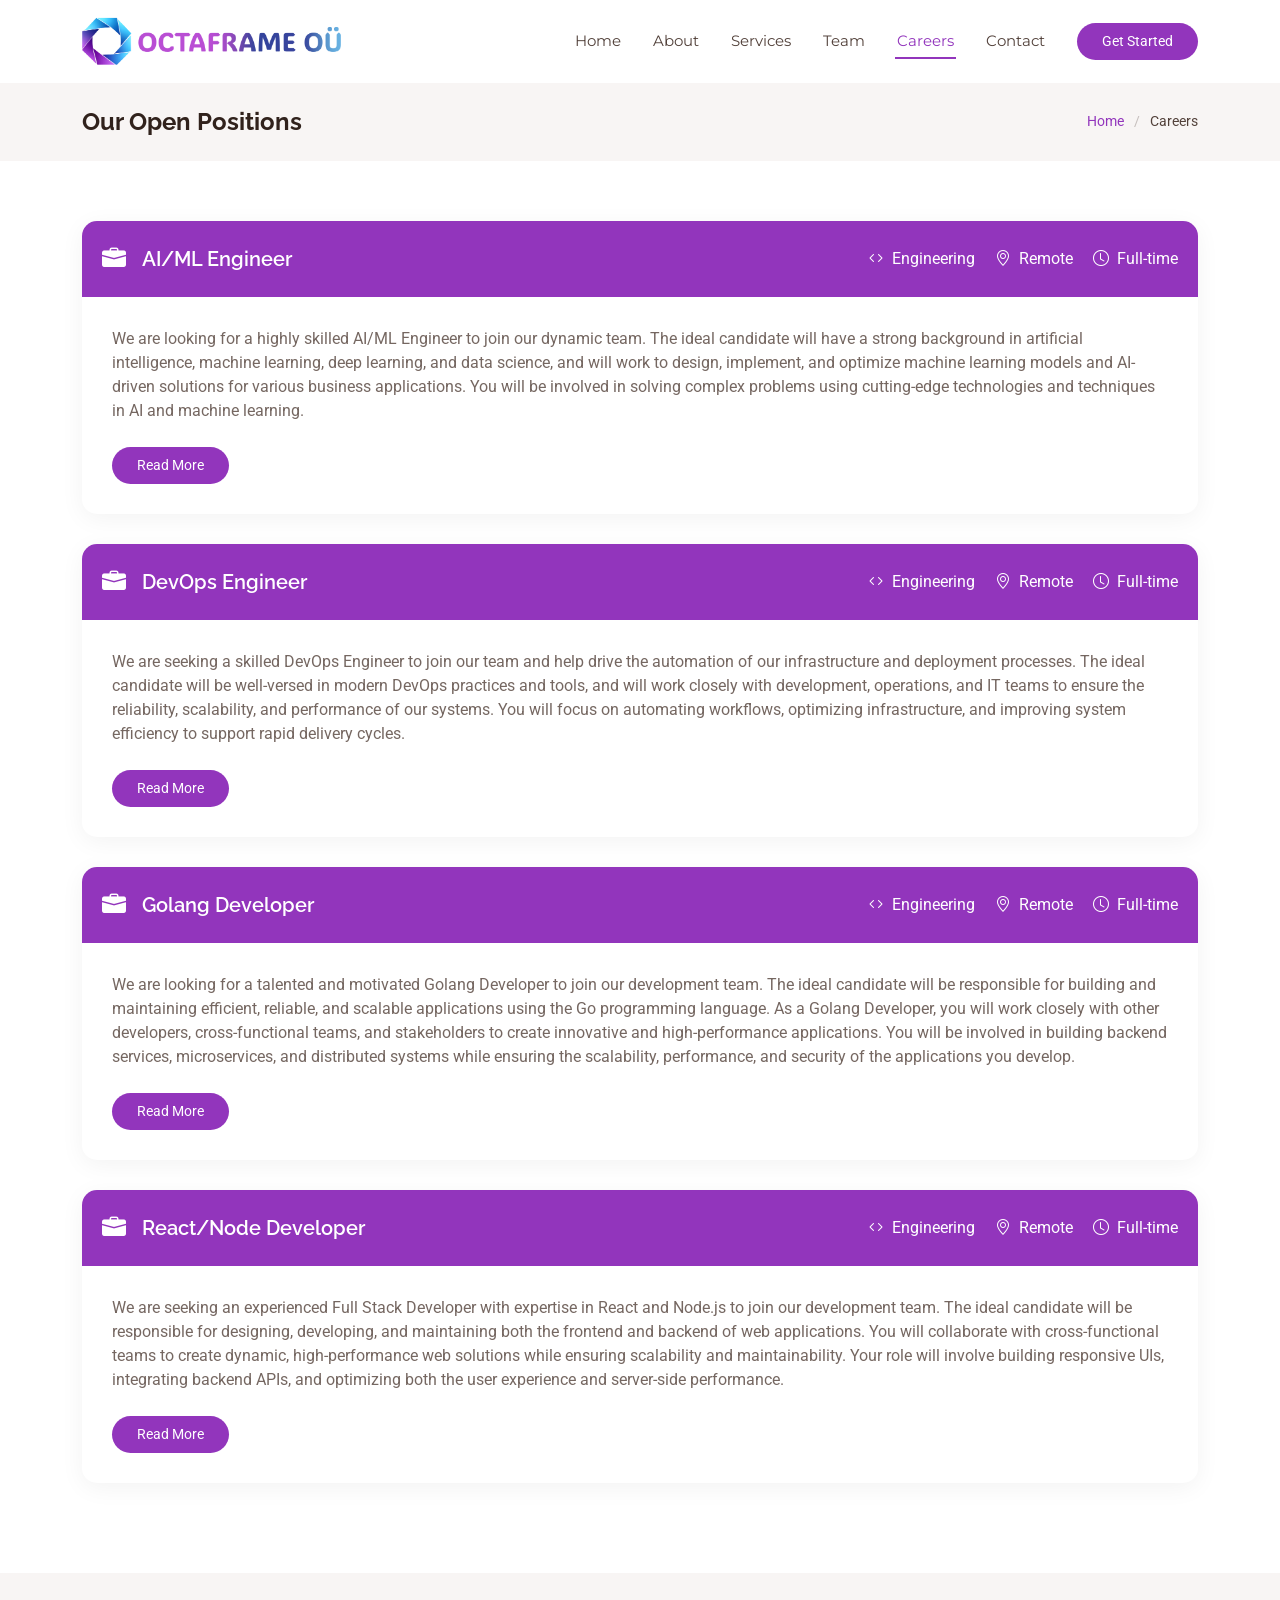
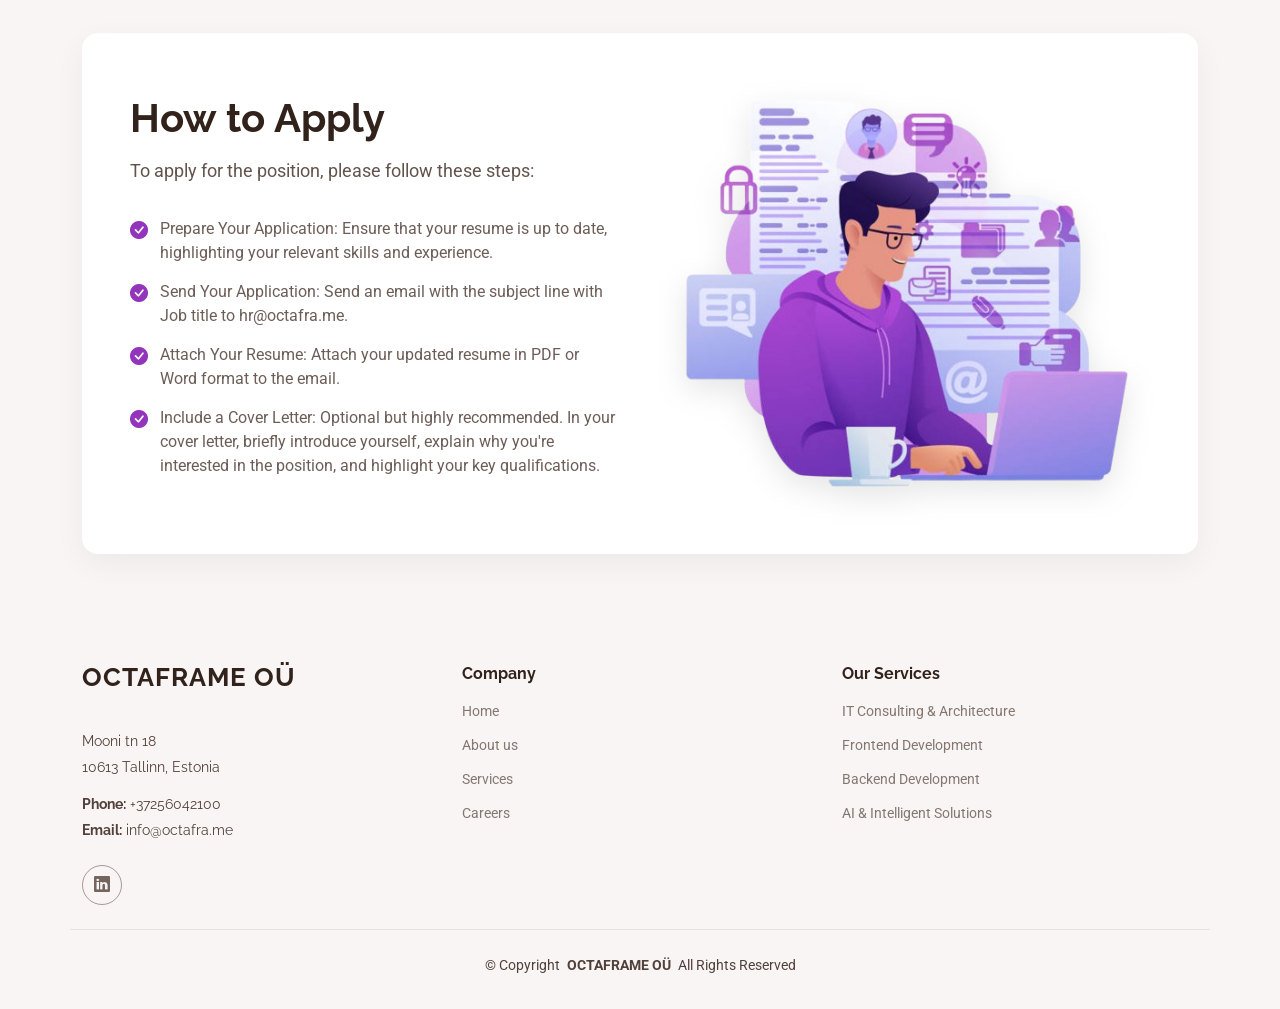
<file: careers.html>
<!DOCTYPE html>
<html lang="en">

<head>
  <meta charset="utf-8">
  <meta content="width=device-width, initial-scale=1.0" name="viewport">
  <title>OCTAFRAME OÜ - Careers</title>
  <meta name="description" content="">
  <meta name="keywords" content="">

  <!-- Favicons -->
  <link href="assets/img/favicon.ico" rel="icon">
  <link href="assets/img/apple-touch-icon.png" rel="apple-touch-icon">

  <!-- Fonts -->
  <link href="https://fonts.googleapis.com" rel="preconnect">
  <link href="https://fonts.gstatic.com" rel="preconnect" crossorigin>
  <link href="https://fonts.googleapis.com/css2?family=Roboto:ital,wght@0,100;0,300;0,400;0,500;0,700;0,900;1,100;1,300;1,400;1,500;1,700;1,900&family=Montserrat:ital,wght@0,100;0,200;0,300;0,400;0,500;0,600;0,700;0,800;0,900;1,100;1,200;1,300;1,400;1,500;1,600;1,700;1,800;1,900&family=Raleway:ital,wght@0,100;0,200;0,300;0,400;0,500;0,600;0,700;0,800;0,900;1,100;1,200;1,300;1,400;1,500;1,600;1,700;1,800;1,900&display=swap" rel="stylesheet">

  <!-- Vendor CSS Files -->
  <link href="assets/vendor/bootstrap/css/bootstrap.min.css" rel="stylesheet">
  <link href="assets/vendor/bootstrap-icons/bootstrap-icons.css" rel="stylesheet">
  <link href="assets/vendor/aos/aos.css" rel="stylesheet">
  <link href="assets/vendor/swiper/swiper-bundle.min.css" rel="stylesheet">

  <!-- Main CSS File -->
  <link href="assets/css/main.css" rel="stylesheet">

  <!-- =======================================================
  * Template Name: Scout
  * Template URL: https://bootstrapmade.com/scout-bootstrap-multipurpose-template/
  * Updated: May 05 2025 with Bootstrap v5.3.5
  * Author: BootstrapMade.com
  * License: https://bootstrapmade.com/license/
  ======================================================== -->
</head>

<body class="service-details-page">

  <header id="header" class="header d-flex align-items-center sticky-top">
    <div class="container-fluid container-xl position-relative d-flex align-items-center">

      <a href="index.html" class="logo d-flex align-items-center me-auto">
        <!-- Uncomment the line below if you also wish to use an image logo -->
        <img src="assets/img/logo.png" alt="logo">
      </a>

      <nav id="navmenu" class="navmenu">
        <ul>
          <li><a href="index.html#hero">Home</a></li>
          <li><a href="index.html#about">About</a></li>
          <li><a href="index.html#services">Services</a></li>
          <li><a href="index.html#team">Team</a></li>
          <li><a href="careers.html" class="active">Careers</a></li>
          <li><a href="index.html#contact">Contact</a></li>
        </ul>
        <i class="mobile-nav-toggle d-xl-none bi bi-list"></i>
      </nav>

      <a class="btn-getstarted" href="index.html#about">Get Started</a>

    </div>
  </header>

  <main class="main">

    <!-- Page Title -->
    <div class="page-title light-background">
      <div class="container d-lg-flex justify-content-between align-items-center">
        <h1 class="mb-2 mb-lg-0">Our Open Positions</h1>
        <nav class="breadcrumbs">
          <ol>
            <li><a href="index.html">Home</a></li>
            <li class="current">Careers</li>
          </ol>
        </nav>
      </div>
    </div><!-- End Page Title -->

    <!-- Service Details Section -->
    <section id="service-details" class="service-details section">

      <div class="container" data-aos="fade-up" data-aos-delay="100">

        <div class="row gy-5">

          <div class="col-lg-12">
            <div class="service-sidebar">
              <div class="service-overview" data-aos="fade-up" data-aos-delay="100">
                <div class="overview-header">
                  <div class="job-header">
                    <i class="bi bi-briefcase-fill"></i>
                    <h3>AI/ML Engineer</h3>
                  </div>
                  <div class="job-details">
                    <div class="job-details-item"><i class="bi bi-code"></i> Engineering</div>
                    <div class="job-details-item"><i class="bi bi-geo-alt"></i> Remote</div>
                    <div class="job-details-item"><i class="bi bi-clock"></i> Full-time</div>
                  </div>
                </div>
                <div class="overview-content">
                  <p class="mb-4">We are looking for a highly skilled AI/ML Engineer to join our dynamic team. The ideal candidate will have a strong background in artificial intelligence, machine learning, deep learning, and data science, and will work to design, implement, and optimize machine learning models and AI-driven solutions for various business applications. You will be involved in solving complex problems using cutting-edge technologies and techniques in AI and machine learning.</p>
                  <div class="key-benefits collapse" id="aiMl">
                    <div class="row">
                      <div class="col-lg-6">
                        <h4>Responsibilities:</h4>
                          <ul>
                            <li><i class="bi bi-check-circle-fill"></i> Design and Develop Models: Build, train, and deploy machine learning models, ensuring they meet business needs.</li>
                            <li><i class="bi bi-check-circle-fill"></i> Data Analysis: Analyze large datasets to extract meaningful insights, identifying patterns, trends, and anomalies.</li>
                            <li><i class="bi bi-check-circle-fill"></i> Collaborate with Teams: Work closely with data scientists, software engineers, and other cross-functional teams to integrate machine learning solutions into production systems.</li>
                            <li><i class="bi bi-check-circle-fill"></i> Optimization: Optimize machine learning models for better performance, scalability, and accuracy.</li>
                            <li><i class="bi bi-check-circle-fill"></i> Research: Stay up-to-date with the latest developments in AI/ML and apply advanced techniques like deep learning, reinforcement learning, and natural language processing.</li>
                            <li><i class="bi bi-check-circle-fill"></i> Testing and Validation: Evaluate model performance, tune hyperparameters, and use appropriate validation techniques.</li>
                            <li><i class="bi bi-check-circle-fill"></i> Documentation: Document methodologies, algorithms, and processes for reproducibility and knowledge sharing within the team.</li>
                            <li><i class="bi bi-check-circle-fill"></i> Problem Solving: Provide AI-driven solutions for complex business challenges, ensuring the application of the best possible algorithms for given problems.</li>
                          </ul>
                      </div>
                      <div class="col-lg-6">
                        <h4>Requirements:</h4>
                          <ul>
                            <li><i class="bi bi-check-circle-fill"></i> Education: Bachelor's or Master’s degree in Computer Science, Data Science, AI, or related field.</li>
                            <li><i class="bi bi-check-circle-fill"></i> Proven experience in developing and deploying machine learning models in a production environment.</li>
                            <li><i class="bi bi-check-circle-fill"></i> Proficiency in Python, TensorFlow, PyTorch, Keras, Scikit-learn, and other ML libraries.</li>
                            <li><i class="bi bi-check-circle-fill"></i> Expertise in LLMs and NLP techniques.</li>
                            <li><i class="bi bi-check-circle-fill"></i> Hands-on experience with LangChain for building language model-powered workflows.</li>
                            <li><i class="bi bi-check-circle-fill"></i> Knowledge of Agentic Workflows for automating decision-making and AI-driven processes.</li>
                            <li><i class="bi bi-check-circle-fill"></i> Experience with Chatbots, leveraging AI and NLP technologies for automation.</li>
                            <li><i class="bi bi-check-circle-fill"></i> Proficiency in RAG for enhanced model performance.</li>
                            <li><i class="bi bi-check-circle-fill"></i> Knowledge of cloud platforms (AWS, GCP, Azure) for deploying and scaling ML models.</li>
                            <li><i class="bi bi-check-circle-fill"></i> Strong experience with MLOps for automating machine learning workflows and model monitoring.</li>
                          </ul>
                      </div>
                    </div>
                  </div>
                  <button class="read-more-btn" data-toggle="collapse" data-target="#aiMl" aria-expanded="false" aria-controls="aiMl">
                    Read More
                  </button>
                </div>
              </div>

              <div class="service-overview" data-aos="fade-up" data-aos-delay="100">
                <div class="overview-header">
                  <div class="job-header">
                    <i class="bi bi-briefcase-fill"></i>
                    <h3>DevOps Engineer</h3>
                  </div>
                  <div class="job-details">
                    <div class="job-details-item"><i class="bi bi-code"></i> Engineering</div>
                    <div class="job-details-item"><i class="bi bi-geo-alt"></i> Remote</div>
                    <div class="job-details-item"><i class="bi bi-clock"></i> Full-time</div>
                  </div>
                </div>
                <div class="overview-content">
                  <p class="mb-4">We are seeking a skilled DevOps Engineer to join our team and help drive the automation of our infrastructure and deployment processes. The ideal candidate will be well-versed in modern DevOps practices and tools, and will work closely with development, operations, and IT teams to ensure the reliability, scalability, and performance of our systems. You will focus on automating workflows, optimizing infrastructure, and improving system efficiency to support rapid delivery cycles.</p>
                  <div class="key-benefits collapse" id="devOps">
                    <div class="row">
                      <div class="col-lg-6">
                        <h4>Responsibilities:</h4>
                        <ul>
                          <li><i class="bi bi-check-circle-fill"></i> Design, implement, and maintain scalable infrastructure using cloud platforms (AWS, Azure, GCP) and automation tools.</li>
                          <li><i class="bi bi-check-circle-fill"></i> Develop and manage Continuous Integration and Continuous Deployment (CI/CD) pipelines to enable smooth and rapid deployment cycles.</li>
                          <li><i class="bi bi-check-circle-fill"></i> Automate routine tasks and system provisioning to ensure efficiency, consistency, and reliability.</li>
                          <li><i class="bi bi-check-circle-fill"></i> Set up monitoring systems to ensure system reliability and performance. Troubleshoot and resolve infrastructure-related issues.</li>
                          <li><i class="bi bi-check-circle-fill"></i> Work closely with development teams to ensure smooth integration of code changes and deployment in production environments.</li>
                          <li><i class="bi bi-check-circle-fill"></i> Implement best practices for securing infrastructure, including managing secrets, firewalls, and identity access.</li>
                          <li><i class="bi bi-check-circle-fill"></i> Work with containerization technologies (e.g., Docker, Kubernetes) to optimize deployment processes and maintain containerized environments.</li>
                          <li><i class="bi bi-check-circle-fill"></i> Manage version control systems like Git and collaborate with teams on code deployments and integration.</li>
                          <li><i class="bi bi-check-circle-fill"></i> Maintain proper documentation for infrastructure and deployment processes to ensure transparency and reproducibility.</li>
                          <li><i class="bi bi-check-circle-fill"></i> Optimize infrastructure for scalability and cost-effectiveness, ensuring it can handle growing traffic loads efficiently.</li>
                        </ul>
                      </div>

                      <div class="col-lg-6">
                        <h4>Requirements:</h4>
                        <ul>
                          <li><i class="bi bi-check-circle-fill"></i> Bachelor's degree in Computer Science, Engineering, or a related field, or equivalent work experience.</li>
                          <li><i class="bi bi-check-circle-fill"></i> Proven experience as a DevOps Engineer or in a similar role with a focus on CI/CD, cloud infrastructure, and automation.</li>
                          <li><i class="bi bi-check-circle-fill"></i> Proficiency with cloud platforms (AWS, Azure, GCP) and infrastructure automation tools (Terraform, Ansible, CloudFormation).</li>
                          <li><i class="bi bi-check-circle-fill"></i> Strong experience with CI/CD tools (Jenkins, GitLab CI, CircleCI, etc.) and version control systems (Git).</li>
                          <li><i class="bi bi-check-circle-fill"></i> Expertise in containerization technologies such as Docker and Kubernetes.</li>
                          <li><i class="bi bi-check-circle-fill"></i> Experience in setting up monitoring and logging systems (Prometheus, Grafana, ELK stack).</li>
                          <li><i class="bi bi-check-circle-fill"></i> Knowledge of scripting languages such as Python, Bash, or Ruby.</li>
                          <li><i class="bi bi-check-circle-fill"></i> Ability to quickly troubleshoot issues and resolve production outages.</li>
                          <li><i class="bi bi-check-circle-fill"></i> Strong communication and teamwork skills for working across departments.</li>
                          <li><i class="bi bi-check-circle-fill"></i> Familiarity with security standards, network security, and securing cloud environments.</li>
                        </ul>
                      </div>
                    </div>
                  </div>
                  <button class="read-more-btn" data-toggle="collapse" data-target="#devOps" aria-expanded="false" aria-controls="devOps">
                    Read More
                  </button>
                </div>
              </div>

              <div class="service-overview" data-aos="fade-up" data-aos-delay="100">
                <div class="overview-header">
                  <div class="job-header">
                    <i class="bi bi-briefcase-fill"></i>
                    <h3>Golang Developer</h3>
                  </div>
                  <div class="job-details">
                    <div class="job-details-item"><i class="bi bi-code"></i> Engineering</div>
                    <div class="job-details-item"><i class="bi bi-geo-alt"></i> Remote</div>
                    <div class="job-details-item"><i class="bi bi-clock"></i> Full-time</div>
                  </div>
                </div>
                <div class="overview-content">
                  <p class="mb-4">We are looking for a talented and motivated Golang Developer to join our development team. The ideal candidate will be responsible for building and maintaining efficient, reliable, and scalable applications using the Go programming language. As a Golang Developer, you will work closely with other developers, cross-functional teams, and stakeholders to create innovative and high-performance applications. You will be involved in building backend services, microservices, and distributed systems while ensuring the scalability, performance, and security of the applications you develop.</p>
                  <div class="key-benefits collapse" id="golang">
                    <div class="row">
                      <div class="col-lg-6">
                        <h4>Responsibilities:</h4>
                        <ul>
                          <li><i class="bi bi-check-circle-fill"></i> Design, develop, and maintain efficient and scalable applications using Go (Golang).</li>
                          <li><i class="bi bi-check-circle-fill"></i> Write clean, maintainable, and well-documented code.</li>
                          <li><i class="bi bi-check-circle-fill"></i> Collaborate with cross-functional teams to define, design, and ship new features.</li>
                          <li><i class="bi bi-check-circle-fill"></i> Implement and optimize microservices and distributed systems in Go.</li>
                          <li><i class="bi bi-check-circle-fill"></i> Ensure the application’s performance, scalability, and security.</li>
                          <li><i class="bi bi-check-circle-fill"></i> Troubleshoot, debug, and optimize code for better performance and user experience.</li>
                          <li><i class="bi bi-check-circle-fill"></i> Write unit tests and perform code reviews to ensure code quality.</li>
                          <li><i class="bi bi-check-circle-fill"></i> Work closely with DevOps teams to deploy applications and ensure smooth operations in production environments.</li>
                          <li><i class="bi bi-check-circle-fill"></i> Continuously learn and improve Go programming and related technologies.</li>
                          <li><i class="bi bi-check-circle-fill"></i> Stay up-to-date with new Go features, libraries, and best practices.</li>
                        </ul>
                      </div>

                      <div class="col-lg-6">
                        <h4>Requirements:</h4>
                        <ul>
                          <li><i class="bi bi-check-circle-fill"></i> Bachelor's degree in Computer Science, Engineering, or related field, or equivalent experience.</li>
                          <li><i class="bi bi-check-circle-fill"></i> Proven experience as a Golang developer or similar role, with a strong portfolio of Go-based applications.</li>
                          <li><i class="bi bi-check-circle-fill"></i> Proficiency in Go (Golang) and related libraries for building applications and microservices.</li>
                          <li><i class="bi bi-check-circle-fill"></i> Strong understanding of concurrency, memory management, and performance tuning in Go.</li>
                          <li><i class="bi bi-check-circle-fill"></i> Experience with databases (SQL, NoSQL) and writing efficient queries.</li>
                          <li><i class="bi bi-check-circle-fill"></i> Familiarity with Docker and Kubernetes for containerization and orchestration.</li>
                          <li><i class="bi bi-check-circle-fill"></i> Experience with RESTful APIs and integration with third-party services.</li>
                          <li><i class="bi bi-check-circle-fill"></i> Knowledge of testing frameworks and practices for Go (unit testing, integration testing, etc.).</li>
                          <li><i class="bi bi-check-circle-fill"></i> Ability to work in an Agile environment, collaborating with cross-functional teams.</li>
                          <li><i class="bi bi-check-circle-fill"></i> Strong communication and problem-solving skills, with a proactive approach to resolving technical challenges.</li>
                        </ul>
                      </div>
                    </div>
                  </div>
                  <button class="read-more-btn" data-toggle="collapse" data-target="#golang" aria-expanded="false" aria-controls="golang">
                    Read More
                  </button>
                </div>
              </div>

              <div class="service-overview" data-aos="fade-up" data-aos-delay="100">
                <div class="overview-header">
                  <div class="job-header">
                    <i class="bi bi-briefcase-fill"></i>
                    <h3>React/Node Developer</h3>
                  </div>
                  <div class="job-details">
                    <div class="job-details-item"><i class="bi bi-code"></i> Engineering</div>
                    <div class="job-details-item"><i class="bi bi-geo-alt"></i> Remote</div>
                    <div class="job-details-item"><i class="bi bi-clock"></i> Full-time</div>
                  </div>
                </div>
                <div class="overview-content">
                  <p class="mb-4">We are seeking an experienced Full Stack Developer with expertise in React and Node.js to join our development team. The ideal candidate will be responsible for designing, developing, and maintaining both the frontend and backend of web applications. You will collaborate with cross-functional teams to create dynamic, high-performance web solutions while ensuring scalability and maintainability. Your role will involve building responsive UIs, integrating backend APIs, and optimizing both the user experience and server-side performance.</p>
                  <div class="key-benefits collapse" id="fullStack">
                    <div class="row">
                      <div class="col-lg-6">
                        <h4>Responsibilities:</h4>
                        <ul>
                          <li><i class="bi bi-check-circle-fill"></i> Design, develop, and maintain responsive web applications using React for the frontend and Node.js for the backend.</li>
                          <li><i class="bi bi-check-circle-fill"></i> Collaborate with UX/UI designers to create intuitive and user-friendly interfaces.</li>
                          <li><i class="bi bi-check-circle-fill"></i> Develop and integrate RESTful APIs to connect frontend and backend systems.</li>
                          <li><i class="bi bi-check-circle-fill"></i> Ensure the performance, quality, and responsiveness of applications.</li>
                          <li><i class="bi bi-check-circle-fill"></i> Optimize applications for maximum speed and scalability.</li>
                          <li><i class="bi bi-check-circle-fill"></i> Write clean, maintainable, and efficient code while following best practices and coding standards.</li>
                          <li><i class="bi bi-check-circle-fill"></i> Manage database systems (SQL/NoSQL) and ensure efficient data storage and retrieval.</li>
                          <li><i class="bi bi-check-circle-fill"></i> Implement unit testing, integration testing, and other quality assurance processes to ensure software reliability.</li>
                          <li><i class="bi bi-check-circle-fill"></i> Participate in code reviews, troubleshooting, and debugging to resolve software issues.</li>
                          <li><i class="bi bi-check-circle-fill"></i> Stay updated with emerging technologies and industry trends to implement the latest best practices in web development.</li>
                        </ul>
                      </div>

                      <div class="col-lg-6">
                        <h4>Requirements:</h4>
                        <ul>
                          <li><i class="bi bi-check-circle-fill"></i> Bachelor's degree in Computer Science, Engineering, or a related field, or equivalent work experience.</li>
                          <li><i class="bi bi-check-circle-fill"></i> Proven experience as a Full Stack Developer, specifically with React.js for the frontend and Node.js for the backend.</li>
                          <li><i class="bi bi-check-circle-fill"></i> Strong knowledge of JavaScript (ES6+), HTML5, CSS3, and modern JavaScript frameworks like React and Express.js.</li>
                          <li><i class="bi bi-check-circle-fill"></i> Experience with server-side technologies like Node.js, Express.js, and integrating APIs.</li>
                          <li><i class="bi bi-check-circle-fill"></i> Proficiency with relational (PostgreSQL, MySQL) and NoSQL (MongoDB) databases.</li>
                          <li><i class="bi bi-check-circle-fill"></i> Familiarity with version control tools, particularly Git.</li>
                          <li><i class="bi bi-check-circle-fill"></i> Strong understanding of RESTful API design and HTTP protocols.</li>
                          <li><i class="bi bi-check-circle-fill"></i> Experience with frontend build tools and bundlers like Webpack, Babel, and NPM/Yarn.</li>
                          <li><i class="bi bi-check-circle-fill"></i> Familiarity with Agile development methodologies and collaboration tools like Jira or Trello.</li>
                          <li><i class="bi bi-check-circle-fill"></i> Excellent communication, problem-solving skills, and the ability to work collaboratively in a team environment.</li>
                        </ul>
                      </div>
                    </div>
                  </div>
                  <button class="read-more-btn" data-toggle="collapse" data-target="#fullStack" aria-expanded="false" aria-controls="fullStack">
                    Read More
                  </button>
                </div>
              </div>
            </div>
          </div>

        </div>

      </div>

    </section><!-- /Service Details Section -->

    <section id="call-to-action" class="call-to-action section light-background">
      <div class="container service-details" data-aos="fade-up" data-aos-delay="100">
        <div class="cta-wrapper service-sidebar">
          <div class="key-benefits cta-content" data-aos="fade-right" data-aos-delay="200">
            <h2>How to Apply</h2>
            <p>
              To apply for the position, please follow these steps:
            </p>
            <ul>
              <li><i class="bi bi-check-circle-fill"></i> Prepare Your Application: Ensure that your resume is up to date, highlighting your relevant skills and experience.</li>
              <li><i class="bi bi-check-circle-fill"></i> Send Your Application: Send an email with the subject line with Job title to hr@octafra.me.</li>
              <li><i class="bi bi-check-circle-fill"></i> Attach Your Resume: Attach your updated resume in PDF or Word format to the email.</li>
              <li><i class="bi bi-check-circle-fill"></i> Include a Cover Letter: Optional but highly recommended. In your cover letter, briefly introduce yourself, explain why you're interested in the position, and highlight your key qualifications.</li>
            </ul>
          </div>
          <div class="cta-image" data-aos="fade-left" data-aos-delay="300">
            <img src="assets/img/illustration/apply.png" alt="CTA Illustration" class="img-fluid">
          </div>
        </div>
      </div>
    </section>
  </main>

   <footer id="footer" class="footer position-relative light-background">

    <div class="container footer-top">
      <div class="row gy-4">
        <div class="col-lg-4 col-md-6 footer-about">
          <a href="index.html" class="logo d-flex align-items-center">
            <span class="sitename">OCTAFRAME OÜ<span>
          </a>
          <div class="footer-contact pt-3">
            <p>Mooni tn 18</p>
            <p>10613 Tallinn, Estonia</p>
            <p class="mt-3"><strong>Phone:</strong> <span>+37256042100</span></p>
            <p><strong>Email:</strong> <span>info@octafra.me</span></p>
          </div>
          <div class="social-links d-flex mt-4">
            <!-- <a href=""><i class="bi bi-twitter-x"></i></a>
            <a href=""><i class="bi bi-facebook"></i></a>
            <a href=""><i class="bi bi-instagram"></i></a> -->
            <a href="https://www.linkedin.com/company/octaframe-o%C3%BC/" target="_blank"><i class="bi bi-linkedin"></i></a>
          </div>
        </div>

        <div class="col-lg-4 col-md-3 footer-links">
          <h4>Company</h4>
          <ul>
            <li><a href="index.html#hero">Home</a></li>
            <li><a href="index.html#about">About us</a></li>
            <li><a href="index.html#services">Services</a></li>
            <li><a href="careers.html">Careers</a></li>
          </ul>
        </div>

        <div class="col-lg-4 col-md-3 footer-links">
          <h4>Our Services</h4>
          <ul>
            <li><a href="index.html#services">IT Consulting & Architecture</a></li>
            <li><a href="index.html#services">Frontend Development</a></li>
            <li><a href="index.html#services">Backend Development</a></li>
            <li><a href="index.html#services">AI & Intelligent Solutions</a></li>
          </ul>
        </div>
      </div>
    </div>

    <div class="container copyright text-center mt-4">
      <p>© <span>Copyright</span> <strong class="px-1 sitename">OCTAFRAME OÜ</strong> <span>All Rights Reserved</span></p>
      <div class="credits">
        <!-- All the links in the footer should remain intact. -->
        <!-- You can delete the links only if you've purchased the pro version. -->
        <!-- Licensing information: https://bootstrapmade.com/license/ -->
        <!-- Purchase the pro version with working PHP/AJAX contact form: [buy-url] -->
      </div>
    </div>

  </footer>


  <!-- Scroll Top -->
  <a href="#" id="scroll-top" class="scroll-top d-flex align-items-center justify-content-center"><i class="bi bi-arrow-up-short"></i></a>

  <!-- Vendor JS Files -->
  <script src="https://code.jquery.com/jquery-3.2.1.slim.min.js" integrity="sha384-KJ3o2DKtIkvYIK3UENzmM7KCkRr/rE9/Qpg6aAZGJwFDMVNA/GpGFF93hXpG5KkN" crossorigin="anonymous"></script>
  <script src="https://cdn.jsdelivr.net/npm/popper.js@1.12.9/dist/umd/popper.min.js" integrity="sha384-ApNbgh9B+Y1QKtv3Rn7W3mgPxhU9K/ScQsAP7hUibX39j7fakFPskvXusvfa0b4Q" crossorigin="anonymous"></script>
  <script src="https://cdn.jsdelivr.net/npm/bootstrap@4.0.0/dist/js/bootstrap.min.js" integrity="sha384-JZR6Spejh4U02d8jOt6vLEHfe/JQGiRRSQQxSfFWpi1MquVdAyjUar5+76PVCmYl" crossorigin="anonymous"></script>

  <script src="assets/vendor/php-email-form/validate.js"></script>
  <script src="assets/vendor/aos/aos.js"></script>
  <script src="assets/vendor/purecounter/purecounter_vanilla.js"></script>
  <script src="assets/vendor/swiper/swiper-bundle.min.js"></script>

  <!-- Main JS File -->
  <script src="assets/js/main.js"></script>

</body>

</html>
</file>
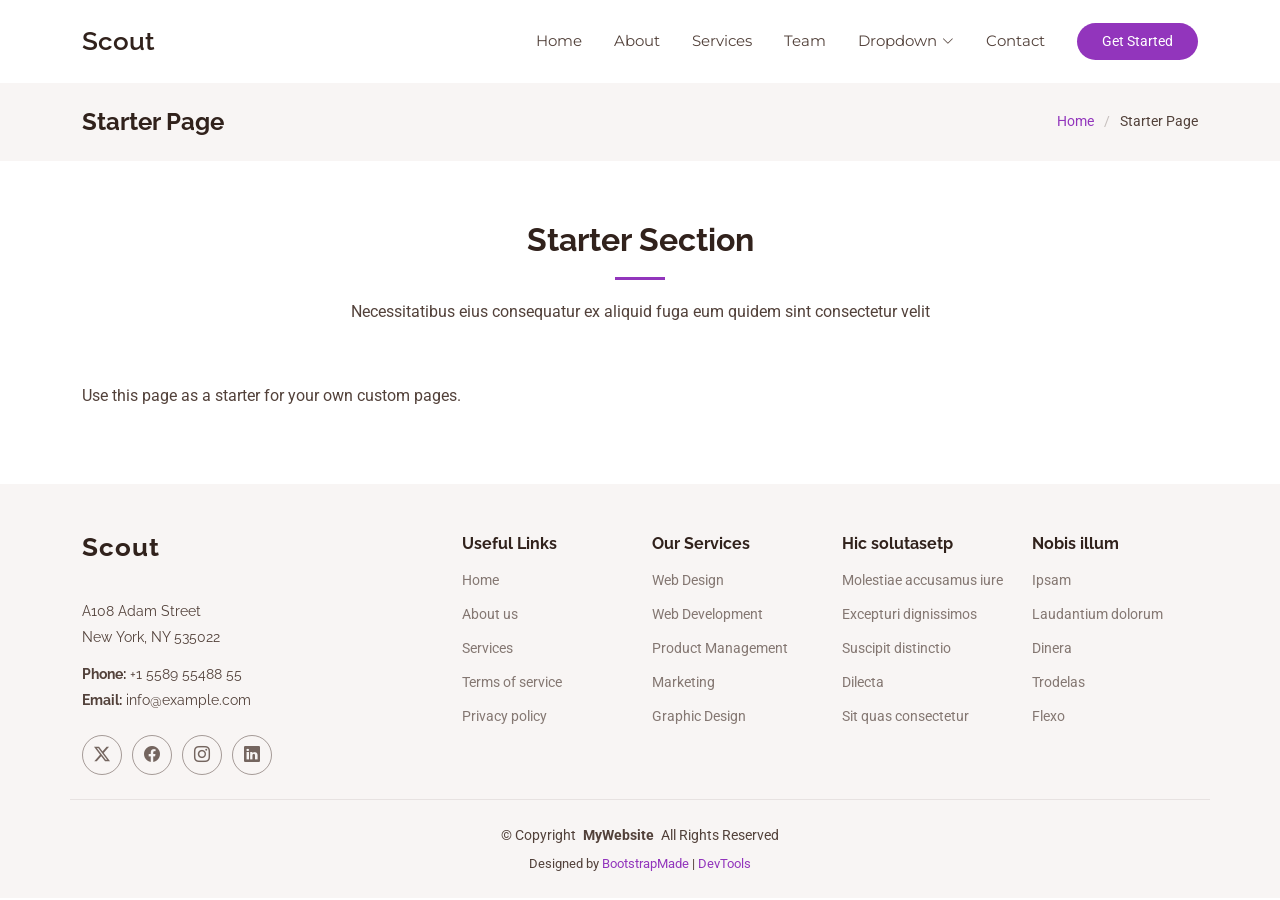
<file: starter-page.html>
<!DOCTYPE html>
<html lang="en">

<head>
  <meta charset="utf-8">
  <meta content="width=device-width, initial-scale=1.0" name="viewport">
  <title>Starter Page - Scout Bootstrap Template</title>
  <meta name="description" content="">
  <meta name="keywords" content="">

  <!-- Favicons -->
  <link href="assets/img/favicon.png" rel="icon">
  <link href="assets/img/apple-touch-icon.png" rel="apple-touch-icon">

  <!-- Fonts -->
  <link href="https://fonts.googleapis.com" rel="preconnect">
  <link href="https://fonts.gstatic.com" rel="preconnect" crossorigin>
  <link href="https://fonts.googleapis.com/css2?family=Roboto:ital,wght@0,100;0,300;0,400;0,500;0,700;0,900;1,100;1,300;1,400;1,500;1,700;1,900&family=Montserrat:ital,wght@0,100;0,200;0,300;0,400;0,500;0,600;0,700;0,800;0,900;1,100;1,200;1,300;1,400;1,500;1,600;1,700;1,800;1,900&family=Raleway:ital,wght@0,100;0,200;0,300;0,400;0,500;0,600;0,700;0,800;0,900;1,100;1,200;1,300;1,400;1,500;1,600;1,700;1,800;1,900&display=swap" rel="stylesheet">

  <!-- Vendor CSS Files -->
  <link href="assets/vendor/bootstrap/css/bootstrap.min.css" rel="stylesheet">
  <link href="assets/vendor/bootstrap-icons/bootstrap-icons.css" rel="stylesheet">
  <link href="assets/vendor/aos/aos.css" rel="stylesheet">
  <link href="assets/vendor/swiper/swiper-bundle.min.css" rel="stylesheet">

  <!-- Main CSS File -->
  <link href="assets/css/main.css" rel="stylesheet">

  <!-- =======================================================
  * Template Name: Scout
  * Template URL: https://bootstrapmade.com/scout-bootstrap-multipurpose-template/
  * Updated: May 05 2025 with Bootstrap v5.3.5
  * Author: BootstrapMade.com
  * License: https://bootstrapmade.com/license/
  ======================================================== -->
</head>

<body class="starter-page-page">

  <header id="header" class="header d-flex align-items-center sticky-top">
    <div class="container-fluid container-xl position-relative d-flex align-items-center">

      <a href="index.html" class="logo d-flex align-items-center me-auto">
        <!-- Uncomment the line below if you also wish to use an image logo -->
        <!-- <img src="assets/img/logo.webp" alt=""> -->
        <h1 class="sitename">Scout</h1>
      </a>

      <nav id="navmenu" class="navmenu">
        <ul>
          <li><a href="#hero">Home</a></li>
          <li><a href="#about">About</a></li>
          <li><a href="#services">Services</a></li>
          <li><a href="#team">Team</a></li>
          <li class="dropdown"><a href="#"><span>Dropdown</span> <i class="bi bi-chevron-down toggle-dropdown"></i></a>
            <ul>
              <li><a href="#">Dropdown 1</a></li>
              <li class="dropdown"><a href="#"><span>Deep Dropdown</span> <i class="bi bi-chevron-down toggle-dropdown"></i></a>
                <ul>
                  <li><a href="#">Deep Dropdown 1</a></li>
                  <li><a href="#">Deep Dropdown 2</a></li>
                  <li><a href="#">Deep Dropdown 3</a></li>
                  <li><a href="#">Deep Dropdown 4</a></li>
                  <li><a href="#">Deep Dropdown 5</a></li>
                </ul>
              </li>
              <li><a href="#">Dropdown 2</a></li>
              <li><a href="#">Dropdown 3</a></li>
              <li><a href="#">Dropdown 4</a></li>
            </ul>
          </li>
          <li><a href="#contact">Contact</a></li>
        </ul>
        <i class="mobile-nav-toggle d-xl-none bi bi-list"></i>
      </nav>

      <a class="btn-getstarted" href="index.html#about">Get Started</a>

    </div>
  </header>

  <main class="main">

    <!-- Page Title -->
    <div class="page-title light-background">
      <div class="container d-lg-flex justify-content-between align-items-center">
        <h1 class="mb-2 mb-lg-0">Starter Page</h1>
        <nav class="breadcrumbs">
          <ol>
            <li><a href="index.html">Home</a></li>
            <li class="current">Starter Page</li>
          </ol>
        </nav>
      </div>
    </div><!-- End Page Title -->

    <!-- Starter Section Section -->
    <section id="starter-section" class="starter-section section">

      <!-- Section Title -->
      <div class="container section-title" data-aos="fade-up">
        <h2>Starter Section</h2>
        <p>Necessitatibus eius consequatur ex aliquid fuga eum quidem sint consectetur velit</p>
      </div><!-- End Section Title -->

      <div class="container" data-aos="fade-up">
        <p>Use this page as a starter for your own custom pages.</p>
      </div>

    </section><!-- /Starter Section Section -->

  </main>

  <footer id="footer" class="footer position-relative light-background">

    <div class="container footer-top">
      <div class="row gy-4">
        <div class="col-lg-4 col-md-6 footer-about">
          <a href="index.html" class="logo d-flex align-items-center">
            <span class="sitename">Scout</span>
          </a>
          <div class="footer-contact pt-3">
            <p>A108 Adam Street</p>
            <p>New York, NY 535022</p>
            <p class="mt-3"><strong>Phone:</strong> <span>+1 5589 55488 55</span></p>
            <p><strong>Email:</strong> <span>info@example.com</span></p>
          </div>
          <div class="social-links d-flex mt-4">
            <a href=""><i class="bi bi-twitter-x"></i></a>
            <a href=""><i class="bi bi-facebook"></i></a>
            <a href=""><i class="bi bi-instagram"></i></a>
            <a href=""><i class="bi bi-linkedin"></i></a>
          </div>
        </div>

        <div class="col-lg-2 col-md-3 footer-links">
          <h4>Useful Links</h4>
          <ul>
            <li><a href="#">Home</a></li>
            <li><a href="#">About us</a></li>
            <li><a href="#">Services</a></li>
            <li><a href="#">Terms of service</a></li>
            <li><a href="#">Privacy policy</a></li>
          </ul>
        </div>

        <div class="col-lg-2 col-md-3 footer-links">
          <h4>Our Services</h4>
          <ul>
            <li><a href="#">Web Design</a></li>
            <li><a href="#">Web Development</a></li>
            <li><a href="#">Product Management</a></li>
            <li><a href="#">Marketing</a></li>
            <li><a href="#">Graphic Design</a></li>
          </ul>
        </div>

        <div class="col-lg-2 col-md-3 footer-links">
          <h4>Hic solutasetp</h4>
          <ul>
            <li><a href="#">Molestiae accusamus iure</a></li>
            <li><a href="#">Excepturi dignissimos</a></li>
            <li><a href="#">Suscipit distinctio</a></li>
            <li><a href="#">Dilecta</a></li>
            <li><a href="#">Sit quas consectetur</a></li>
          </ul>
        </div>

        <div class="col-lg-2 col-md-3 footer-links">
          <h4>Nobis illum</h4>
          <ul>
            <li><a href="#">Ipsam</a></li>
            <li><a href="#">Laudantium dolorum</a></li>
            <li><a href="#">Dinera</a></li>
            <li><a href="#">Trodelas</a></li>
            <li><a href="#">Flexo</a></li>
          </ul>
        </div>

      </div>
    </div>

    <div class="container copyright text-center mt-4">
      <p>© <span>Copyright</span> <strong class="px-1 sitename">MyWebsite</strong> <span>All Rights Reserved</span></p>
      <div class="credits">
        <!-- All the links in the footer should remain intact. -->
        <!-- You can delete the links only if you've purchased the pro version. -->
        <!-- Licensing information: https://bootstrapmade.com/license/ -->
        <!-- Purchase the pro version with working PHP/AJAX contact form: [buy-url] -->
        Designed by <a href="https://bootstrapmade.com/">BootstrapMade</a> | <a href="https://bootstrapmade.com/tools/">DevTools</a>
      </div>
    </div>

  </footer>

  <!-- Scroll Top -->
  <a href="#" id="scroll-top" class="scroll-top d-flex align-items-center justify-content-center"><i class="bi bi-arrow-up-short"></i></a>

  <!-- Vendor JS Files -->
  <script src="assets/vendor/bootstrap/js/bootstrap.bundle.min.js"></script>
  <script src="assets/vendor/php-email-form/validate.js"></script>
  <script src="assets/vendor/aos/aos.js"></script>
  <script src="assets/vendor/purecounter/purecounter_vanilla.js"></script>
  <script src="assets/vendor/swiper/swiper-bundle.min.js"></script>

  <!-- Main JS File -->
  <script src="assets/js/main.js"></script>

</body>

</html>
</file>
<file: assets/css/main.css>
/**
* Template Name: Scout
* Template URL: https://bootstrapmade.com/scout-bootstrap-multipurpose-template/
* Updated: May 05 2025 with Bootstrap v5.3.5
* Author: BootstrapMade.com
* License: https://bootstrapmade.com/license/
*/

/*--------------------------------------------------------------
# Font & Color Variables
# Help: https://bootstrapmade.com/color-system/
--------------------------------------------------------------*/
/* Fonts */
:root {
  --default-font: "Roboto",  system-ui, -apple-system, "Segoe UI", Roboto, "Helvetica Neue", Arial, "Noto Sans", "Liberation Sans", sans-serif, "Apple Color Emoji", "Segoe UI Emoji", "Segoe UI Symbol", "Noto Color Emoji";
  --heading-font: "Raleway",  sans-serif;
  --nav-font: "Montserrat",  sans-serif;
}

/* Global Colors - The following color variables are used throughout the website. Updating them here will change the color scheme of the entire website */
:root { 
  --background-color: #ffffff; /* Background color for the entire website, including individual sections */
  --default-color: #52413a; /* Default color used for the majority of the text content across the entire website */
  --heading-color: #31221c; /* Color for headings, subheadings and title throughout the website */
  --accent-color: rgb(146, 53, 188); /* Accent color that represents your brand on the website. It's used for buttons, links, and other elements that need to stand out */
  --surface-color: #ffffff; /* The surface color is used as a background of boxed elements within sections, such as cards, icon boxes, or other elements that require a visual separation from the global background. */
  --contrast-color: #ffffff; /* Contrast color for text, ensuring readability against backgrounds of accent, heading, or default colors. */
}

/* Nav Menu Colors - The following color variables are used specifically for the navigation menu. They are separate from the global colors to allow for more customization options */
:root {
  --nav-color: #52413a;  /* The default color of the main navmenu links */
  --nav-hover-color: rgb(146, 53, 188); /* Applied to main navmenu links when they are hovered over or active */
  --nav-mobile-background-color: #ffffff; /* Used as the background color for mobile navigation menu */
  --nav-dropdown-background-color: #ffffff; /* Used as the background color for dropdown items that appear when hovering over primary navigation items */
  --nav-dropdown-color: #52413a; /* Used for navigation links of the dropdown items in the navigation menu. */
  --nav-dropdown-hover-color: rgb(146, 53, 188); /* Similar to --nav-hover-color, this color is applied to dropdown navigation links when they are hovered over. */
}

/* Color Presets - These classes override global colors when applied to any section or element, providing reuse of the sam color scheme. */

.light-background {
  --background-color: #f8f5f4;
  --surface-color: #ffffff;
}

.dark-background {
  --background-color: #060606;
  --default-color: #ffffff;
  --heading-color: #ffffff;
  --surface-color: #343333;
  --contrast-color: #ffffff;
}

/* Smooth scroll */
:root {
  scroll-behavior: smooth;
}

/*--------------------------------------------------------------
# General Styling & Shared Classes
--------------------------------------------------------------*/
body {
  color: var(--default-color);
  background-color: var(--background-color);
  font-family: var(--default-font);
}

a {
  color: var(--accent-color);
  text-decoration: none;
  transition: 0.3s;
}

a:hover {
  color: color-mix(in srgb, var(--accent-color), transparent 25%);
  text-decoration: none;
}

h1,
h2,
h3,
h4,
h5,
h6 {
  color: var(--heading-color);
  font-family: var(--heading-font);
}

/* PHP Email Form Messages
------------------------------*/
.php-email-form .error-message {
  display: none;
  background: #df1529;
  color: #ffffff;
  text-align: left;
  padding: 15px;
  margin-bottom: 24px;
  font-weight: 600;
}

.php-email-form .sent-message {
  display: none;
  color: #ffffff;
  background: #059652;
  text-align: center;
  padding: 15px;
  margin-bottom: 24px;
  font-weight: 600;
}

.php-email-form .loading {
  display: none;
  background: var(--surface-color);
  text-align: center;
  padding: 15px;
  margin-bottom: 24px;
}

.php-email-form .loading:before {
  content: "";
  display: inline-block;
  border-radius: 50%;
  width: 24px;
  height: 24px;
  margin: 0 10px -6px 0;
  border: 3px solid var(--accent-color);
  border-top-color: var(--surface-color);
  animation: php-email-form-loading 1s linear infinite;
}

@keyframes php-email-form-loading {
  0% {
    transform: rotate(0deg);
  }

  100% {
    transform: rotate(360deg);
  }
}

/*--------------------------------------------------------------
# Global Header
--------------------------------------------------------------*/
.header {
  color: var(--default-color);
  background-color: var(--background-color);
  padding: 15px 0;
  transition: all 0.5s;
  z-index: 997;
}

.header .logo {
  line-height: 1;
}

.header .logo img {
  max-height: 52px;
  margin-right: 8px;
}

.header .logo h1 {
  font-size: 26px;
  margin: 0;
  font-weight: 600;
  color: var(--heading-color);
}

.read-more-btn {
  color: var(--contrast-color);
  background: var(--accent-color);
  font-size: 14px;
  padding: 8px 25px;
  border-radius: 50px;
  transition: 0.3s;
  border: none;
}

.read-more-btn:hover {
  color: var(--contrast-color);
  background: color-mix(in srgb, var(--accent-color), transparent 15%);
}

.job-header {
  display: flex;
  align-items: center;
}

.job-header h3 {
  margin-left: 16px !important;
}

.job-details, .job-details-item {
  display: flex;
  align-items: center;
  margin-left: 20px;
}

.job-details-item i {
  margin-right: 8px;
  font-size: 16px !important;
}

.header .btn-getstarted,
.header .btn-getstarted:focus {
  color: var(--contrast-color);
  background: var(--accent-color);
  font-size: 14px;
  padding: 8px 25px;
  margin: 0 0 0 30px;
  border-radius: 50px;
  transition: 0.3s;
}

.header .btn-getstarted:hover,
.header .btn-getstarted:focus:hover {
  color: var(--contrast-color);
  background: color-mix(in srgb, var(--accent-color), transparent 15%);
}

@media (max-width: 1200px) {
  .header .logo {
    order: 1;
  }

  .header .btn-getstarted {
    order: 2;
    margin: 0 15px 0 0;
    padding: 6px 15px;
  }

  .header .navmenu {
    order: 3;
  }
}

/* Global Header on Scroll
------------------------------*/
.scrolled .header {
  --background-color: rgba(244, 239, 237, 0.95);
}

/*--------------------------------------------------------------
# Navigation Menu
--------------------------------------------------------------*/
/* Desktop Navigation */
@media (min-width: 1200px) {
  .navmenu {
    padding: 0;
  }

  .navmenu ul {
    margin: 0;
    padding: 0;
    display: flex;
    list-style: none;
    align-items: center;
  }

  .navmenu li {
    position: relative;
  }

  .navmenu>ul>li {
    white-space: nowrap;
    padding: 15px 14px;
  }

  .navmenu>ul>li:last-child {
    padding-right: 0;
  }

  .navmenu a,
  .navmenu a:focus {
    color: var(--nav-color);
    font-size: 15px;
    padding: 0 2px;
    font-family: var(--nav-font);
    font-weight: 400;
    display: flex;
    align-items: center;
    justify-content: space-between;
    white-space: nowrap;
    transition: 0.3s;
    position: relative;
  }

  .navmenu a i,
  .navmenu a:focus i {
    font-size: 12px;
    line-height: 0;
    margin-left: 5px;
    transition: 0.3s;
  }

  .navmenu>ul>li>a:before {
    content: "";
    position: absolute;
    width: 100%;
    height: 2px;
    bottom: -6px;
    left: 0;
    background-color: var(--accent-color);
    visibility: hidden;
    width: 0px;
    transition: all 0.3s ease-in-out 0s;
  }

  .navmenu a:hover:before,
  .navmenu li:hover>a:before,
  .navmenu .active:before {
    visibility: visible;
    width: 100%;
  }

  .navmenu li:hover>a,
  .navmenu .active,
  .navmenu .active:focus {
    color: var(--nav-hover-color);
  }

  .navmenu .dropdown ul {
    margin: 0;
    padding: 10px 0;
    background: var(--nav-dropdown-background-color);
    display: block;
    position: absolute;
    visibility: hidden;
    left: 14px;
    top: 130%;
    opacity: 0;
    transition: 0.3s;
    border-radius: 4px;
    z-index: 99;
    box-shadow: 0px 0px 30px rgba(0, 0, 0, 0.1);
  }

  .navmenu .dropdown ul li {
    min-width: 200px;
  }

  .navmenu .dropdown ul a {
    padding: 10px 20px;
    font-size: 15px;
    text-transform: none;
    color: var(--nav-dropdown-color);
  }

  .navmenu .dropdown ul a i {
    font-size: 12px;
  }

  .navmenu .dropdown ul a:hover,
  .navmenu .dropdown ul .active:hover,
  .navmenu .dropdown ul li:hover>a {
    color: var(--nav-dropdown-hover-color);
  }

  .navmenu .dropdown:hover>ul {
    opacity: 1;
    top: 100%;
    visibility: visible;
  }

  .navmenu .dropdown .dropdown ul {
    top: 0;
    left: -90%;
    visibility: hidden;
  }

  .navmenu .dropdown .dropdown:hover>ul {
    opacity: 1;
    top: 0;
    left: -100%;
    visibility: visible;
  }
}

/* Mobile Navigation */
@media (max-width: 1199px) {
  .mobile-nav-toggle {
    color: var(--nav-color);
    font-size: 28px;
    line-height: 0;
    margin-right: 10px;
    cursor: pointer;
    transition: color 0.3s;
  }

  .navmenu {
    padding: 0;
    z-index: 9997;
  }

  .navmenu ul {
    display: none;
    list-style: none;
    position: absolute;
    inset: 60px 20px 20px 20px;
    padding: 10px 0;
    margin: 0;
    border-radius: 6px;
    background-color: var(--nav-mobile-background-color);
    border: 1px solid color-mix(in srgb, var(--default-color), transparent 90%);
    box-shadow: none;
    overflow-y: auto;
    transition: 0.3s;
    z-index: 9998;
  }

  .navmenu a,
  .navmenu a:focus {
    color: var(--nav-dropdown-color);
    padding: 10px 20px;
    font-family: var(--nav-font);
    font-size: 17px;
    font-weight: 500;
    display: flex;
    align-items: center;
    justify-content: space-between;
    white-space: nowrap;
    transition: 0.3s;
  }

  .navmenu a i,
  .navmenu a:focus i {
    font-size: 12px;
    line-height: 0;
    margin-left: 5px;
    width: 30px;
    height: 30px;
    display: flex;
    align-items: center;
    justify-content: center;
    border-radius: 50%;
    transition: 0.3s;
    background-color: color-mix(in srgb, var(--accent-color), transparent 90%);
  }

  .navmenu a i:hover,
  .navmenu a:focus i:hover {
    background-color: var(--accent-color);
    color: var(--contrast-color);
  }

  .navmenu a:hover,
  .navmenu .active,
  .navmenu .active:focus {
    color: var(--nav-dropdown-hover-color);
  }

  .navmenu .active i,
  .navmenu .active:focus i {
    background-color: var(--accent-color);
    color: var(--contrast-color);
    transform: rotate(180deg);
  }

  .navmenu .dropdown ul {
    position: static;
    display: none;
    z-index: 99;
    padding: 10px 0;
    margin: 10px 20px;
    background-color: var(--nav-dropdown-background-color);
    transition: all 0.5s ease-in-out;
  }

  .navmenu .dropdown ul ul {
    background-color: rgba(33, 37, 41, 0.1);
  }

  .navmenu .dropdown>.dropdown-active {
    display: block;
    background-color: rgba(33, 37, 41, 0.03);
  }

  .mobile-nav-active {
    overflow: hidden;
  }

  .mobile-nav-active .mobile-nav-toggle {
    color: #fff;
    position: absolute;
    font-size: 32px;
    top: 15px;
    right: 15px;
    margin-right: 0;
    z-index: 9999;
  }

  .mobile-nav-active .navmenu {
    position: fixed;
    overflow: hidden;
    inset: 0;
    background: rgba(33, 37, 41, 0.8);
    transition: 0.3s;
  }

  .mobile-nav-active .navmenu>ul {
    display: block;
  }
}

/*--------------------------------------------------------------
# Global Footer
--------------------------------------------------------------*/
.footer {
  color: var(--default-color);
  background-color: var(--background-color);
  font-size: 14px;
  position: relative;
}

.footer .footer-top {
  padding-top: 50px;
}

.footer .footer-about .logo {
  line-height: 1;
  margin-bottom: 25px;
}

.footer .footer-about .logo img {
  max-height: 40px;
  margin-right: 6px;
}

.footer .footer-about .logo span {
  color: var(--heading-color);
  font-family: var(--heading-font);
  font-size: 26px;
  font-weight: 700;
  letter-spacing: 1px;
}

.footer .footer-about p {
  font-size: 14px;
  font-family: var(--heading-font);
}

.footer .social-links a {
  display: flex;
  align-items: center;
  justify-content: center;
  width: 40px;
  height: 40px;
  border-radius: 50%;
  border: 1px solid color-mix(in srgb, var(--default-color), transparent 50%);
  font-size: 16px;
  color: color-mix(in srgb, var(--default-color), transparent 20%);
  margin-right: 10px;
  transition: 0.3s;
}

.footer .social-links a:hover {
  color: var(--accent-color);
  border-color: var(--accent-color);
}

.footer h4 {
  font-size: 16px;
  font-weight: bold;
  position: relative;
  padding-bottom: 12px;
}

.footer .footer-links {
  margin-bottom: 30px;
}

.footer .footer-links ul {
  list-style: none;
  padding: 0;
  margin: 0;
}

.footer .footer-links ul i {
  padding-right: 2px;
  font-size: 12px;
  line-height: 0;
}

.footer .footer-links ul li {
  padding: 10px 0;
  display: flex;
  align-items: center;
}

.footer .footer-links ul li:first-child {
  padding-top: 0;
}

.footer .footer-links ul a {
  color: color-mix(in srgb, var(--default-color), transparent 30%);
  display: inline-block;
  line-height: 1;
}

.footer .footer-links ul a:hover {
  color: var(--accent-color);
}

.footer .footer-contact p {
  margin-bottom: 5px;
}

.footer .copyright {
  padding: 25px 0;
  border-top: 1px solid color-mix(in srgb, var(--default-color), transparent 90%);
}

.footer .copyright p {
  margin-bottom: 0;
}

.footer .credits {
  margin-top: 8px;
  font-size: 13px;
}

/*--------------------------------------------------------------
# Scroll Top Button
--------------------------------------------------------------*/
.scroll-top {
  position: fixed;
  visibility: hidden;
  opacity: 0;
  right: 15px;
  bottom: -15px;
  z-index: 99999;
  background-color: var(--accent-color);
  width: 44px;
  height: 44px;
  border-radius: 50px;
  transition: all 0.4s;
}

.scroll-top i {
  font-size: 24px;
  color: var(--contrast-color);
  line-height: 0;
}

.scroll-top:hover {
  background-color: color-mix(in srgb, var(--accent-color), transparent 20%);
  color: var(--contrast-color);
}

.scroll-top.active {
  visibility: visible;
  opacity: 1;
  bottom: 15px;
}

/*--------------------------------------------------------------
# Disable aos animation delay on mobile devices
--------------------------------------------------------------*/
@media screen and (max-width: 768px) {
  [data-aos-delay] {
    transition-delay: 0 !important;
  }
}

/*--------------------------------------------------------------
# Global Page Titles & Breadcrumbs
--------------------------------------------------------------*/
.page-title {
  color: var(--default-color);
  background-color: var(--background-color);
  padding: 25px 0;
  position: relative;
}

.page-title h1 {
  font-size: 24px;
  font-weight: 700;
}

.page-title .breadcrumbs ol {
  display: flex;
  flex-wrap: wrap;
  list-style: none;
  padding: 0;
  margin: 0;
  font-size: 14px;
  font-weight: 400;
}

.page-title .breadcrumbs ol li+li {
  padding-left: 10px;
}

.page-title .breadcrumbs ol li+li::before {
  content: "/";
  display: inline-block;
  padding-right: 10px;
  color: color-mix(in srgb, var(--default-color), transparent 70%);
}

/*--------------------------------------------------------------
# Global Sections
--------------------------------------------------------------*/
section,
.section {
  color: var(--default-color);
  background-color: var(--background-color);
  padding: 60px 0;
  scroll-margin-top: 82px;
  overflow: clip;
}

@media (max-width: 1199px) {

  section,
  .section {
    scroll-margin-top: 63px;
  }
}

/*--------------------------------------------------------------
# Global Section Titles
--------------------------------------------------------------*/
.section-title {
  text-align: center;
  padding-bottom: 60px;
  position: relative;
}

.section-title h2 {
  font-size: 32px;
  font-weight: 700;
  margin-bottom: 20px;
  padding-bottom: 20px;
  position: relative;
}

.section-title h2:after {
  content: "";
  position: absolute;
  display: block;
  width: 50px;
  height: 3px;
  background: var(--accent-color);
  left: 0;
  right: 0;
  bottom: 0;
  margin: auto;
}

.section-title p {
  margin-bottom: 0;
}

/*--------------------------------------------------------------
# Hero Section
--------------------------------------------------------------*/
.hero {
  padding: 80px 0;
}

.hero .hero-content {
  margin-bottom: 2rem;
}

@media (min-width: 992px) {
  .hero .hero-content {
    margin-bottom: 0;
  }
}

.hero .hero-tag {
  display: inline-flex;
  align-items: center;
  background-color: color-mix(in srgb, var(--accent-color), transparent 90%);
  padding: 0.5rem 1rem;
  border-radius: 50px;
  margin-bottom: 1rem;
}

.hero .hero-tag i {
  color: var(--accent-color);
  margin-right: 0.5rem;
}

.hero .hero-tag span {
  color: var(--accent-color);
  font-weight: 600;
}

.hero h1 {
  font-size: 2.5rem;
  font-weight: 700;
  margin-bottom: 1rem;
}

.hero h1 .highlight {
  color: var(--accent-color);
}

@media (min-width: 992px) {
  .hero h1 {
    font-size: 3.5rem;
  }
}

.hero .lead {
  color: color-mix(in srgb, var(--default-color), transparent 25%);
  margin-bottom: 1.5rem;
}

.hero .hero-features {
  list-style: none;
  padding-left: 0;
  margin-bottom: 2rem;
}

.hero .hero-features li {
  margin-bottom: 0.5rem;
  display: flex;
  align-items: center;
}

.hero .hero-features li i {
  color: var(--accent-color);
  margin-right: 0.5rem;
}

.hero .hero-cta {
  display: flex;
  flex-wrap: wrap;
  gap: 1rem;
}

.hero .hero-cta .btn-primary {
  background-color: var(--accent-color);
  border-color: var(--accent-color);
  color: var(--contrast-color);
  padding: 0.75rem 1.5rem;
  font-weight: 600;
  transition: all 0.3s ease;
}

.hero .hero-cta .btn-primary:hover {
  background-color: color-mix(in srgb, var(--accent-color), black 10%);
  border-color: color-mix(in srgb, var(--accent-color), black 10%);
}

.hero .hero-cta .btn-link {
  color: var(--heading-color);
  font-weight: 600;
  text-decoration: none;
  display: inline-flex;
  align-items: center;
}

.hero .hero-cta .btn-link i {
  margin-right: 0.5rem;
}

.hero .hero-cta .btn-link:hover {
  color: var(--accent-color);
}

.hero .hero-image-wrapper {
  position: relative;
  padding: 0 40px;
}

.hero .hero-image-wrapper .hero-image {
  border-radius: 10px;
}

.hero .hero-image-wrapper .stat-card {
  position: absolute;
  background-color: var(--surface-color);
  padding: 1rem;
  border-radius: 8px;
  box-shadow: 0 5px 15px rgba(0, 0, 0, 0.1);
  display: flex;
  flex-direction: column;
  align-items: flex-start;
  min-width: 150px;
}

.hero .hero-image-wrapper .stat-card.top-right {
  top: 40px;
  right: 0px;
}

.hero .hero-image-wrapper .stat-card.bottom-left {
  bottom: 40px;
  left: 0px;
}

.hero .hero-image-wrapper .stat-card .stat-value {
  font-size: 1.5rem;
  font-weight: 700;
  color: var(--accent-color);
  margin-bottom: 0.25rem;
}

.hero .hero-image-wrapper .stat-card .stat-label {
  font-size: 0.875rem;
  color: var(--heading-color);
  margin-bottom: 0.5rem;
}

.hero .hero-image-wrapper .stat-card .stat-icon {
  align-self: flex-end;
  font-size: 1.25rem;
  color: color-mix(in srgb, var(--accent-color), transparent 50%);
}

@media (max-width: 575px) {
  .hero .hero-image-wrapper {
    padding: 0;
  }

  .hero .hero-image-wrapper .stat-card {
    position: relative;
  }

  .hero .hero-image-wrapper .stat-card.top-right,
  .hero .hero-image-wrapper .stat-card.bottom-left {
    inset: auto;
    margin-top: 30px;
  }
}

/*--------------------------------------------------------------
# About Section
--------------------------------------------------------------*/
.about .section-heading {
  font-size: 2.5rem;
  color: var(--heading-color);
  margin-bottom: 1.5rem;
  position: relative;
  padding-bottom: 1rem;
  font-weight: 700;
}

.about .section-heading:after {
  content: "";
  position: absolute;
  width: 70px;
  height: 3px;
  background: var(--accent-color);
  bottom: 0;
  left: 50%;
  transform: translateX(-50%);
}

.about .lead {
  font-size: 1.2rem;
  color: color-mix(in srgb, var(--default-color), transparent 25%);
  margin-bottom: 2rem;
  max-width: 800px;
  margin-left: auto;
  margin-right: auto;
}

.about .feature-box {
  background: var(--surface-color);
  border-radius: 12px;
  padding: 2.5rem 1.5rem;
  text-align: center;
  height: 100%;
  box-shadow: 0 10px 30px rgba(0, 0, 0, 0.05);
  transition: all 0.3s ease;
  position: relative;
  overflow: hidden;
  z-index: 1;
}

.about .feature-box:before {
  content: "";
  position: absolute;
  bottom: 0;
  left: 0;
  width: 100%;
  height: 0;
  background: color-mix(in srgb, var(--accent-color), transparent 92%);
  z-index: -1;
  transition: height 0.5s cubic-bezier(0.65, 0, 0.35, 1);
  border-radius: 12px;
}

.about .feature-box:hover {
  transform: translateY(-10px);
  box-shadow: none;
}

.about .feature-box:hover:before {
  height: 100%;
}

.about .feature-box:hover .icon-container {
  background: var(--accent-color);
  color: var(--contrast-color);
}

.about .feature-box .icon-container {
  width: 70px;
  height: 70px;
  border-radius: 50%;
  background: color-mix(in srgb, var(--accent-color), transparent 90%);
  color: var(--accent-color);
  display: flex;
  align-items: center;
  justify-content: center;
  margin: 0 auto 1.5rem;
  font-size: 1.8rem;
  transition: all 0.3s ease;
  box-shadow: 0 5px 15px color-mix(in srgb, var(--accent-color), transparent 85%);
}

.about .feature-box h4 {
  font-size: 1.3rem;
  font-weight: 600;
  margin-bottom: 1rem;
  color: var(--heading-color);
}

.about .feature-box p {
  color: color-mix(in srgb, var(--default-color), transparent 25%);
  font-size: 0.95rem;
  line-height: 1.6;
}

.about .about-content-box {
  padding: 2rem;
}

.about .about-content-box h3 {
  font-size: 2rem;
  color: var(--heading-color);
  margin-bottom: 1.5rem;
  font-weight: 700;
  line-height: 1.3;
}

.about .about-content-box p {
  color: color-mix(in srgb, var(--default-color), transparent 20%);
  margin-bottom: 1.5rem;
  line-height: 1.7;
}

.about .about-content-box .progress-item {
  margin-bottom: 1.2rem;
}

.about .about-content-box .progress-item .progress-title {
  font-weight: 600;
  color: var(--heading-color);
  font-size: 1rem;
}

.about .about-content-box .progress-item .progress-percent {
  font-weight: 700;
  color: var(--accent-color);
}

.about .about-content-box .progress-item .progress {
  height: 8px;
  border-radius: 4px;
  background-color: color-mix(in srgb, var(--accent-color), transparent 90%);
  margin-top: 0.5rem;
  overflow: hidden;
}

.about .about-content-box .progress-item .progress .progress-bar {
  background-color: var(--accent-color);
  border-radius: 4px;
}

.about .about-content-box .btn-discover {
  background: var(--accent-color);
  color: var(--contrast-color);
  border: none;
  border-radius: 30px;
  padding: 0.8rem 2rem;
  font-weight: 600;
  transition: all 0.3s;
  position: relative;
  overflow: hidden;
  z-index: 1;
}

.about .about-content-box .btn-discover:before {
  content: "";
  position: absolute;
  top: 0;
  left: 0;
  width: 0;
  height: 100%;
  background: color-mix(in srgb, var(--accent-color), #000 15%);
  transition: width 0.3s ease;
  z-index: -1;
  border-radius: 30px;
}

.about .about-content-box .btn-discover:hover {
  box-shadow: 0 8px 25px color-mix(in srgb, var(--accent-color), transparent 80%);
}

.about .about-content-box .btn-discover:hover:before {
  width: 100%;
}

.about .about-image-grid {
  position: relative;
  height: 540px;
  margin: 0 2rem;
}

.about .about-image-grid .img-grid-main {
  position: absolute;
  top: 0;
  right: 0;
  width: 70%;
  height: 350px;
  object-fit: cover;
  border-radius: 12px;
  box-shadow: 0 15px 30px rgba(0, 0, 0, 0.1);
  z-index: 1;
}

.about .about-image-grid .img-grid-secondary {
  position: absolute;
  bottom: 0;
  right: 30%;
  width: 50%;
  height: 220px;
  object-fit: cover;
  border-radius: 12px;
  box-shadow: 0 15px 30px rgba(0, 0, 0, 0.1);
  z-index: 2;
}

.about .about-image-grid .img-grid-tertiary {
  position: absolute;
  left: 0;
  bottom: 70px;
  width: 40%;
  height: 260px;
  object-fit: cover;
  border-radius: 12px;
  box-shadow: 0 15px 30px rgba(0, 0, 0, 0.1);
  z-index: 3;
}

.about .about-image-grid .experience-badge {
  position: absolute;
  right: 10px;
  bottom: 30px;
  width: 120px;
  height: 120px;
  background: var(--accent-color);
  border-radius: 50%;
  display: flex;
  flex-direction: column;
  align-items: center;
  justify-content: center;
  color: var(--contrast-color);
  box-shadow: 0 10px 25px rgba(0, 0, 0, 0.15);
  z-index: 4;
}

.about .about-image-grid .experience-badge .years {
  font-size: 2.5rem;
  font-weight: 700;
  line-height: 1;
  margin-bottom: 0.2rem;
}

.about .about-image-grid .experience-badge .text {
  font-size: 0.8rem;
  text-align: center;
  max-width: 90px;
  line-height: 1.2;
}

@media (max-width: 1199px) {
  .about .about-image-grid {
    height: 480px;
  }

  .about .about-image-grid .img-grid-main {
    height: 300px;
  }

  .about .about-image-grid .img-grid-secondary {
    height: 200px;
  }

  .about .about-image-grid .img-grid-tertiary {
    height: 220px;
  }
}

@media (max-width: 991px) {
  .about .section-heading {
    font-size: 2.2rem;
  }

  .about .about-content-box {
    padding: 1.5rem;
    margin-top: 2rem;
  }

  .about .about-content-box h3 {
    font-size: 1.8rem;
  }

  .about .about-image-grid {
    height: 450px;
    margin: 0 auto;
    max-width: 500px;
  }

  .about .about-image-grid .experience-badge {
    width: 100px;
    height: 100px;
  }

  .about .about-image-grid .experience-badge .years {
    font-size: 2rem;
  }
}

@media (max-width: 767px) {
  .about .section-heading {
    font-size: 1.8rem;
  }

  .about .feature-box {
    padding: 1.8rem 1rem;
  }

  .about .feature-box .icon-container {
    width: 60px;
    height: 60px;
    font-size: 1.5rem;
  }

  .about .about-image-grid {
    height: 400px;
    margin-bottom: 2rem;
  }

  .about .about-image-grid .img-grid-main {
    width: 75%;
    height: 250px;
  }

  .about .about-image-grid .img-grid-secondary {
    width: 55%;
    height: 180px;
  }

  .about .about-image-grid .img-grid-tertiary {
    width: 40%;
    height: 180px;
  }
}

/*--------------------------------------------------------------
# Stats Section
--------------------------------------------------------------*/
.stats .stats-overview {
  height: 100%;
  padding: 30px;
}

.stats .stats-overview h3 {
  font-size: 32px;
  font-weight: 700;
  margin-bottom: 20px;
  position: relative;
  padding-bottom: 15px;
}

.stats .stats-overview h3::after {
  content: "";
  position: absolute;
  display: block;
  width: 60px;
  height: 4px;
  background: var(--accent-color);
  bottom: 0;
  left: 0;
  right: 0;
  margin: 0 auto;
}

@media (min-width: 992px) {
  .stats .stats-overview h3::after {
    margin: 0;
  }
}

.stats .stats-overview p {
  font-size: 16px;
  color: color-mix(in srgb, var(--default-color), transparent 30%);
  line-height: 1.7;
  margin-bottom: 0;
}

.stats .stats-grid {
  display: grid;
  grid-template-columns: repeat(2, 1fr);
  gap: 20px;
}

.stats .stats-card {
  background: var(--surface-color);
  border-radius: 10px;
  box-shadow: 0 5px 20px rgba(0, 0, 0, 0.05);
  padding: 20px;
  display: flex;
  align-items: center;
  transition: transform 0.3s ease, box-shadow 0.3s ease;
}

.stats .stats-card:hover {
  transform: translateY(-5px);
  box-shadow: 0 8px 25px rgba(0, 0, 0, 0.1);
}

.stats .stats-card .stats-icon {
  display: flex;
  align-items: center;
  justify-content: center;
  width: 60px;
  height: 60px;
  background: color-mix(in srgb, var(--accent-color), transparent 90%);
  border-radius: 50%;
  margin-right: 15px;
  flex-shrink: 0;
}

.stats .stats-card .stats-icon i {
  font-size: 24px;
  color: var(--accent-color);
}

.stats .stats-card .stats-content {
  flex-grow: 1;
}

.stats .stats-card .stats-content .stats-number {
  display: flex;
  align-items: baseline;
}

.stats .stats-card .stats-content .stats-number .purecounter {
  font-size: 32px;
  font-weight: 700;
  color: var(--heading-color);
  margin: 0;
  line-height: 1;
}

.stats .stats-card .stats-content .stats-number .plus {
  font-size: 24px;
  font-weight: 700;
  color: var(--accent-color);
  margin-left: 2px;
}

.stats .stats-card .stats-content p {
  font-size: 14px;
  color: color-mix(in srgb, var(--default-color), transparent 40%);
  margin: 5px 0 0;
  font-weight: 500;
  font-family: var(--heading-font);
}

@media (max-width: 768px) {
  .stats .stats-grid {
    grid-template-columns: 1fr;
    gap: 15px;
  }

  .stats .stats-card {
    padding: 15px;
  }

  .stats .stats-card .stats-icon {
    width: 50px;
    height: 50px;
  }

  .stats .stats-card .stats-icon i {
    font-size: 20px;
  }

  .stats .stats-card .stats-content .stats-number .purecounter {
    font-size: 28px;
  }

  .stats .stats-card .stats-content .stats-number .plus {
    font-size: 20px;
  }
}

/*--------------------------------------------------------------
# Services Section
--------------------------------------------------------------*/
.services {
  padding-top: 60px;
  padding-bottom: 30px;
}

.services .services-row {
  position: relative;
}

.services .services-headline .services-subtitle {
  color: var(--accent-color);
  font-weight: 600;
  margin-bottom: 10px;
  font-size: 18px;
}

.services .services-headline .services-title {
  color: var(--heading-color);
  font-size: 2.5rem;
  line-height: 1.2;
  font-weight: 700;
  margin-bottom: 20px;
}

.services .services-description {
  margin-bottom: 30px;
}

.services .services-description p {
  font-size: 1.1rem;
  line-height: 1.6;
}

.services .services-image-container {
  position: relative;
  margin-bottom: 30px;
}

.services .services-image-container .services-image {
  position: relative;
  overflow: hidden;
  border-radius: 20px;
  height: 460px;
}

.services .services-image-container .services-image img {
  width: 100%;
  height: 100%;
  object-fit: cover;
}

.services .services-grid {
  margin-left: 50px;
}

@media (max-width: 991px) {
  .services .services-grid {
    margin-left: 0;
    margin-top: 70px;
  }
}

.services .service-card {
  background-color: color-mix(in srgb, var(--accent-color), transparent 92%);
  border-radius: 25px;
  padding: 30px 25px;
  margin-bottom: 25px;
  border: 1px solid rgba(154, 154, 154, 0.3);
  transition: all 0.3s ease;
  height: 100%;
}

.services .service-card:hover {
  background-color: var(--accent-color);
  transform: translateY(-5px);
}

.services .service-card:hover .service-icon {
  color: var(--contrast-color);
  transform: scale(0.95);
}

.services .service-card:hover .service-info h3 a,
.services .service-card:hover .service-info p {
  color: var(--contrast-color);
  transform: scale(0.95);
}

.services .service-card:hover .service-content .read-more-btn {
  background-color: color-mix(in srgb, var(--contrast-color), transparent 84%);
  color: var(--contrast-color);
}

.services .service-content .service-icon {
  width: 65px;
  height: 65px;
  line-height: 65px;
  margin: 0 auto;
  font-size: 48px;
  color: var(--heading-color);
  transition: all 0.3s ease;
}

.services .service-content .service-info h3 {
  font-size: 1.4rem;
  margin: 15px 0;
  transition: all 0.3s ease;
}

.services .service-content .service-info h3 a {
  color: var(--heading-color);
  text-decoration: none;
}

.services .service-content .service-info p {
  font-size: 1rem;
  line-height: 1.6;
  margin-bottom: 15px;
  transition: all 0.3s ease;
}

.services .service-content .service-action {
  margin-top: 20px;
}

.services .service-content .service-action .read-more-btn {
  display: inline-block;
  padding: 8px 16px;
  background-color: var(--accent-color);
  color: var(--contrast-color);
  border-radius: 5px;
  font-weight: 600;
  font-size: 0.9rem;
  transition: all 0.3s ease;
}

.services .service-content .service-action .read-more-btn:hover {
  transform: translateX(5px);
}

.services .service-content .service-action .read-more-btn i {
  margin-left: 5px;
}

@media (max-width: 767px) {
  .services .services-headline .services-title {
    font-size: 2rem;
  }

  .services .services-image-container .services-image {
    height: 350px;
  }

  .services .services-image-container .circular-btn {
    bottom: -40px;
    right: 50%;
    transform: translateX(50%);
  }

  .services .services-image-container .circular-btn .circular-link {
    width: 130px;
    height: 130px;
    font-size: 0.9rem;
  }
}

/*--------------------------------------------------------------
# Clients Section
--------------------------------------------------------------*/
.clients {
  overflow-x: hidden;
  padding: 40px 0;
  /* Responsive adjustments */
}

.clients .clients-slider {
  position: relative;
  width: 100%;
  overflow: hidden;
  padding: 20px 0;
}

.clients .clients-slider:not(:last-child) {
  margin-bottom: 20px;
}

.clients .clients-track {
  display: flex;
  width: fit-content;
  animation-duration: 30s;
  animation-timing-function: linear;
  animation-iteration-count: infinite;
}

.clients .clients-track.track-1 {
  animation-name: scroll-left;
}

.clients .clients-track.track-2 {
  animation-name: scroll-right;
}

.clients .clients-track:hover {
  animation-play-state: paused;
}

.clients .clients-slide {
  flex: 0 0 auto;
  width: 200px;
  height: 100px;
  margin: 0 30px;
  display: flex;
  align-items: center;
  justify-content: center;
  background-color: var(--surface-color);
  border-radius: 10px;
  box-shadow: 0 5px 15px rgba(0, 0, 0, 0.05);
  transition: all 0.3s ease;
  position: relative;
  overflow: hidden;
}

.clients .clients-slide::before {
  content: "";
  position: absolute;
  top: 0;
  left: -100%;
  width: 100%;
  height: 100%;
  background: linear-gradient(90deg, transparent, color-mix(in srgb, var(--default-color), transparent 96%), transparent);
  transition: 0.5s;
}

.clients .clients-slide:hover {
  transform: translateY(-5px);
  box-shadow: 0 8px 25px rgba(0, 0, 0, 0.1);
}

.clients .clients-slide:hover::before {
  left: 100%;
}

.clients .clients-slide:hover img {
  filter: none;
  opacity: 1;
}

.clients .clients-slide img {
  max-width: 80%;
  max-height: 60%;
  filter: grayscale(100%);
  opacity: 0.7;
  transition: all 0.3s ease;
}

@keyframes scroll-left {
  0% {
    transform: translateX(0);
  }

  100% {
    transform: translateX(-2080px);
  }
}

@keyframes scroll-right {
  0% {
    transform: translateX(-2080px);
  }

  100% {
    transform: translateX(0);
  }
}

@media (max-width: 991px) {
  .clients .clients-slide {
    width: 180px;
    height: 90px;
    margin: 0 20px;
  }

  @keyframes scroll-left {
    0% {
      transform: translateX(0);
    }

    100% {
      transform: translateX(-1760px);
    }
  }

  @keyframes scroll-right {
    0% {
      transform: translateX(-1760px);
    }

    100% {
      transform: translateX(0);
    }
  }
}

@media (max-width: 767px) {
  .clients .clients-slide {
    width: 150px;
    height: 75px;
    margin: 0 15px;
  }

  @keyframes scroll-left {
    0% {
      transform: translateX(0);
    }

    100% {
      transform: translateX(-1440px);
    }
  }

  @keyframes scroll-right {
    0% {
      transform: translateX(-1440px);
    }

    100% {
      transform: translateX(0);
    }
  }
}

/*--------------------------------------------------------------
# Testimonials Section
--------------------------------------------------------------*/
.testimonials .testimonial-item {
  background-color: var(--surface-color);
  border-radius: 12px;
  padding: 30px;
  margin-bottom: 20px;
  box-shadow: 0 5px 20px rgba(0, 0, 0, 0.05);
  height: 100%;
  transition: transform 0.3s ease, box-shadow 0.3s ease;
}

.testimonials .testimonial-item:hover {
  transform: translateY(-5px);
  box-shadow: 0 8px 25px rgba(0, 0, 0, 0.08);
}

.testimonials .testimonial-item .stars {
  margin-bottom: 15px;
  color: #FFD700;
}

.testimonials .testimonial-item .stars i {
  margin-right: 2px;
}

.testimonials .testimonial-item p {
  font-size: 16px;
  line-height: 1.6;
  margin-bottom: 25px;
  color: var(--default-color);
}

.testimonials .testimonial-item .testimonial-footer {
  display: flex;
  justify-content: space-between;
  align-items: center;
}

.testimonials .testimonial-item .testimonial-footer .testimonial-author {
  display: flex;
  align-items: center;
}

.testimonials .testimonial-item .testimonial-footer .testimonial-author img {
  width: 50px;
  height: 50px;
  border-radius: 50%;
  object-fit: cover;
  margin-right: 15px;
  border: 3px solid color-mix(in srgb, var(--accent-color), transparent 80%);
}

.testimonials .testimonial-item .testimonial-footer .testimonial-author div h5 {
  margin: 0 0 5px;
  font-size: 18px;
  font-weight: 600;
  color: var(--heading-color);
}

.testimonials .testimonial-item .testimonial-footer .testimonial-author div span {
  font-size: 14px;
  color: color-mix(in srgb, var(--default-color), transparent 30%);
}

.testimonials .testimonial-item .testimonial-footer .quote-icon {
  font-size: 36px;
  color: color-mix(in srgb, var(--accent-color), transparent 70%);
  line-height: 1;
}

.testimonials .testimonial-item .testimonial-footer .quote-icon i {
  transform: scaleX(-1);
}

@media (max-width: 768px) {
  .testimonials .testimonial-item {
    padding: 25px 20px;
  }

  .testimonials .testimonial-item p {
    font-size: 15px;
    margin-bottom: 20px;
  }

  .testimonials .testimonial-item .testimonial-footer .testimonial-author img {
    width: 45px;
    height: 45px;
  }

  .testimonials .testimonial-item .testimonial-footer .testimonial-author div h5 {
    font-size: 16px;
  }

  .testimonials .testimonial-item .testimonial-footer .testimonial-author div span {
    font-size: 13px;
  }

  .testimonials .testimonial-item .testimonial-footer .quote-icon {
    font-size: 30px;
  }
}

@media (max-width: 576px) {
  .testimonials .testimonial-item {
    padding: 20px 15px;
  }

  .testimonials .testimonial-item .testimonial-footer .testimonial-author img {
    width: 40px;
    height: 40px;
    margin-right: 10px;
  }
}

/*--------------------------------------------------------------
# How We Work Section
--------------------------------------------------------------*/
.how-we-work .steps-wrapper {
  position: relative;
  padding: 20px 0;
}

.how-we-work .steps-wrapper::before {
  content: "";
  position: absolute;
  width: 2px;
  background-color: color-mix(in srgb, var(--accent-color), transparent 85%);
  top: 0;
  bottom: 0;
  left: 50%;
  transform: translateX(-50%);
}

.how-we-work .step-item {
  margin-bottom: 50px;
  width: 100%;
  position: relative;
}

.how-we-work .step-item:last-child {
  margin-bottom: 0;
}

.how-we-work .step-item:nth-child(even) .step-content {
  flex-direction: row-reverse;
}

.how-we-work .step-content {
  display: flex;
  align-items: center;
  gap: 30px;
}

.how-we-work .step-icon {
  flex-shrink: 0;
  width: 80px;
  height: 80px;
  background-color: var(--surface-color);
  border-radius: 50%;
  display: flex;
  align-items: center;
  justify-content: center;
  position: relative;
  z-index: 1;
  box-shadow: 0 0 20px rgba(0, 0, 0, 0.1);
  border: 2px solid color-mix(in srgb, var(--accent-color), transparent 85%);
  transition: all 0.3s ease-in-out;
}

.how-we-work .step-icon i {
  font-size: 32px;
  color: var(--accent-color);
  transition: transform 0.3s ease-in-out;
}

.how-we-work .step-info {
  flex: 1;
  background-color: var(--surface-color);
  padding: 30px;
  border-radius: 8px;
  box-shadow: 0 5px 25px rgba(0, 0, 0, 0.05);
  transition: transform 0.3s ease-in-out;
}

.how-we-work .step-info:hover {
  transform: translateY(-5px);
}

.how-we-work .step-number {
  display: inline-block;
  font-family: var(--heading-font);
  font-size: 0.9rem;
  font-weight: 600;
  color: var(--accent-color);
  text-transform: uppercase;
  letter-spacing: 1px;
  margin-bottom: 10px;
}

.how-we-work h3 {
  font-size: 1.3rem;
  margin-bottom: 15px;
  font-weight: 600;
  color: var(--heading-color);
}

.how-we-work p {
  color: color-mix(in srgb, var(--default-color), transparent 20%);
  font-size: 1rem;
  line-height: 1.6;
  margin-bottom: 0;
}

@media (max-width: 991px) {
  .how-we-work .steps-wrapper::before {
    left: 25px;
  }

  .how-we-work .step-item .step-content {
    flex-direction: row !important;
  }

  .how-we-work .step-icon {
    width: 60px;
    height: 60px;
  }

  .how-we-work .step-icon i {
    font-size: 24px;
  }

  .how-we-work .step-info {
    padding: 20px;
  }

  .how-we-work h3 {
    font-size: 1.3rem;
  }
}

@media (max-width: 767px) {
  .how-we-work .step-content {
    gap: 20px;
  }

  .how-we-work .step-icon {
    width: 50px;
    height: 50px;
  }

  .how-we-work .step-icon i {
    font-size: 20px;
  }

  .how-we-work .step-info {
    padding: 15px;
  }

  .how-we-work h3 {
    font-size: 1.2rem;
  }

  .how-we-work p {
    font-size: 0.95rem;
  }
}

/*--------------------------------------------------------------
# Faq Section
--------------------------------------------------------------*/
.faq .faq-tabs .nav-pills {
  display: inline-flex;
  padding: 8px;
  background-color: color-mix(in srgb, var(--default-color), transparent 95%);
  border-radius: 50px;
}

.faq .faq-tabs .nav-pills .nav-item {
  margin: 0 5px;
}

.faq .faq-tabs .nav-pills .nav-item:first-child {
  margin-left: 0;
}

.faq .faq-tabs .nav-pills .nav-item:last-child {
  margin-right: 0;
}

.faq .faq-tabs .nav-pills .nav-link {
  padding: 10px 20px;
  border-radius: 50px;
  font-weight: 500;
  color: var(--default-color);
  transition: all 0.3s ease;
}

.faq .faq-tabs .nav-pills .nav-link:hover {
  color: var(--accent-color);
}

.faq .faq-tabs .nav-pills .nav-link.active {
  background-color: var(--accent-color);
  color: var(--contrast-color);
  box-shadow: 0 5px 15px rgba(0, 0, 0, 0.1);
}

.faq .faq-tabs .nav-pills .nav-link i {
  font-size: 1.1rem;
}

@media (max-width: 768px) {
  .faq .faq-tabs .nav-pills {
    flex-wrap: wrap;
    justify-content: center;
  }

  .faq .faq-tabs .nav-pills .nav-item {
    margin: 5px;
  }
}

.faq .faq-list .faq-item {
  margin-bottom: 20px;
  border-radius: 10px;
  background-color: var(--surface-color);
  box-shadow: 0 5px 25px rgba(0, 0, 0, 0.05);
  overflow: hidden;
  transition: all 0.3s ease;
}

.faq .faq-list .faq-item:hover {
  box-shadow: 0 10px 30px rgba(0, 0, 0, 0.08);
  transform: translateY(-2px);
}

.faq .faq-list .faq-item h3 {
  display: flex;
  align-items: center;
  padding: 20px 25px;
  margin: 0;
  font-size: 1.1rem;
  font-weight: 600;
  cursor: pointer;
  background-color: var(--surface-color);
  transition: all 0.3s ease;
  position: relative;
}

.faq .faq-list .faq-item h3:hover {
  background-color: color-mix(in srgb, var(--accent-color), transparent 95%);
}

.faq .faq-list .faq-item h3 .num {
  display: flex;
  align-items: center;
  justify-content: center;
  width: 28px;
  height: 28px;
  margin-right: 15px;
  background-color: color-mix(in srgb, var(--accent-color), transparent 85%);
  color: var(--accent-color);
  border-radius: 50%;
  font-size: 0.9rem;
  font-weight: 700;
  flex-shrink: 0;
}

.faq .faq-list .faq-item h3 .question {
  flex: 1;
}

.faq .faq-list .faq-item h3 .faq-toggle {
  font-size: 1.2rem;
  transition: all 0.3s ease;
  color: color-mix(in srgb, var(--default-color), transparent 30%);
  margin-left: 15px;
}

.faq .faq-list .faq-item .faq-content {
  padding: 15px;
  display: none;
}

.faq .faq-list .faq-item .faq-content p {
  overflow: hidden;
  padding: 0;
  margin: 0;
}

.faq .faq-list .faq-item .faq-content p:last-child {
  margin-bottom: 0;
  overflow: hidden;
}

.faq .faq-list .faq-item.faq-active h3 {
  background-color: color-mix(in srgb, var(--accent-color), transparent 90%);
}

.faq .faq-list .faq-item.faq-active h3 .faq-toggle {
  transform: rotate(45deg);
  color: var(--accent-color);
}

.faq .faq-list .faq-item.faq-active .faq-content {
  display: block;
}

.faq .faq-cta {
  background-color: color-mix(in srgb, var(--accent-color), transparent 92%);
  padding: 30px;
  border-radius: 10px;
}

.faq .faq-cta p {
  font-size: 1.1rem;
  margin-bottom: 20px;
}

.faq .faq-cta .btn-primary {
  background-color: var(--accent-color);
  border-color: var(--accent-color);
  padding: 10px 25px;
  border-radius: 50px;
  font-weight: 500;
  transition: all 0.3s ease;
}

.faq .faq-cta .btn-primary:hover {
  background-color: color-mix(in srgb, var(--accent-color), #000 15%);
  border-color: color-mix(in srgb, var(--accent-color), #000 15%);
  transform: translateY(-2px);
}

@media (max-width: 576px) {
  .faq .faq-list .faq-item h3 {
    padding: 15px 20px;
    font-size: 1rem;
  }

  .faq .faq-list .faq-item h3 .num {
    width: 24px;
    height: 24px;
    margin-right: 10px;
    font-size: 0.8rem;
  }

  .faq .faq-list .faq-item .faq-content .content-inner {
    padding: 0 20px;
  }

  .faq .faq-list .faq-item .faq-content.faq-active .content-inner {
    padding: 15px 20px;
  }
}

/*--------------------------------------------------------------
# Call To Action Section
--------------------------------------------------------------*/
.call-to-action .cta-wrapper {
  display: flex;
  align-items: center;
  gap: 3rem;
  background-color: var(--surface-color);
  border-radius: 1rem;
  padding: 3rem;
  position: relative;
  overflow: hidden;
  box-shadow: 0 10px 30px rgba(0, 0, 0, 0.05);
}

.call-to-action .cta-content {
  position: relative;
  z-index: 2;
  flex: 1;
}

.call-to-action .cta-content h2 {
  font-size: 2.5rem;
  font-weight: 700;
  margin-bottom: 1rem;
  line-height: 1.2;
}

.call-to-action .cta-content p {
  font-size: 1.1rem;
  margin-bottom: 2rem;
  max-width: 600px;
  opacity: 0.9;
}

.call-to-action .cta-buttons {
  display: flex;
  gap: 1rem;
  flex-wrap: wrap;
}

.call-to-action .cta-buttons .btn-primary {
  padding: 0.8rem 2rem;
  background-color: var(--accent-color);
  color: var(--contrast-color);
  border-radius: 50px;
  font-weight: 600;
  transition: all 0.3s ease;
  display: inline-flex;
  align-items: center;
  justify-content: center;
}

.call-to-action .cta-buttons .btn-primary:hover {
  background-color: color-mix(in srgb, var(--accent-color), white 15%);
  transform: translateY(-3px);
  box-shadow: 0 10px 20px rgba(0, 0, 0, 0.1);
}

.call-to-action .cta-buttons .btn-outline {
  padding: 0.8rem 2rem;
  background-color: transparent;
  color: var(--default-color);
  border: 2px solid var(--default-color);
  border-radius: 50px;
  font-weight: 600;
  transition: all 0.3s ease;
  display: inline-flex;
  align-items: center;
  justify-content: center;
}

.call-to-action .cta-buttons .btn-outline:hover {
  background-color: var(--contrast-color);
  color: var(--heading-color);
  transform: translateY(-3px);
}

.call-to-action .cta-image {
  position: relative;
  z-index: 2;
  flex: 1;
  display: flex;
  justify-content: center;
  align-items: center;
}

.call-to-action .cta-image img {
  max-width: 100%;
  height: auto;
  filter: drop-shadow(0 10px 15px rgba(0, 0, 0, 0.1));
  transition: transform 0.3s ease;
}

.call-to-action .cta-image img:hover {
  transform: translateY(-5px);
}

@media (max-width: 992px) {
  .call-to-action .cta-wrapper {
    flex-direction: column;
    padding: 2.5rem;
  }

  .call-to-action .cta-content {
    text-align: center;
  }

  .call-to-action .cta-content h2 {
    font-size: 2rem;
  }

  .call-to-action .cta-content p {
    margin-left: auto;
    margin-right: auto;
  }

  .call-to-action .cta-buttons {
    justify-content: center;
  }

  .call-to-action .cta-image img {
    max-width: 80%;
  }
}

@media (max-width: 768px) {
  .call-to-action .cta-wrapper {
    padding: 2rem;
  }

  .call-to-action .cta-content h2 {
    font-size: 1.8rem;
  }

  .call-to-action .cta-content p {
    font-size: 1rem;
  }

  .call-to-action .cta-buttons .btn-primary,
  .call-to-action .cta-buttons .btn-outline {
    width: 100%;
    margin-bottom: 0.5rem;
  }
}

/*--------------------------------------------------------------
# Team Section
--------------------------------------------------------------*/
.team .row {
  align-items: center;
}

@media (max-width: 991px) {
  .team .team-intro {
    margin-bottom: 40px;
  }
}

.team .team-intro .team-intro-content {
  height: 100%;
  display: flex;
  flex-direction: column;
  justify-content: center;
  padding: 20px;
}

.team .team-intro .team-intro-content h2 {
  font-size: 32px;
  font-weight: 700;
  margin-bottom: 20px;
  position: relative;
  padding-bottom: 15px;
}

.team .team-intro .team-intro-content h2:after {
  content: "";
  position: absolute;
  bottom: 0;
  left: 0;
  width: 60px;
  height: 3px;
  background-color: var(--accent-color);
}

.team .team-intro .team-intro-content p {
  margin-bottom: 30px;
  font-size: 16px;
  color: color-mix(in srgb, var(--default-color), transparent 20%);
}

.team .team-intro .team-navigation {
  display: flex;
  gap: 10px;
}

.team .team-intro .team-navigation button {
  width: 50px;
  height: 50px;
  border-radius: 50%;
  background-color: transparent;
  border: 2px solid var(--accent-color);
  color: var(--accent-color);
  font-size: 20px;
  display: flex;
  align-items: center;
  justify-content: center;
  cursor: pointer;
  transition: all 0.3s ease;
}

.team .team-intro .team-navigation button:hover {
  background-color: var(--accent-color);
  color: var(--contrast-color);
}

.team .member-card {
  display: flex;
  flex-direction: column;
  background-color: var(--surface-color);
  border-radius: 12px;
  overflow: hidden;
  box-shadow: 0 10px 30px rgba(0, 0, 0, 0.05);
  height: 100%;
  transition: transform 0.3s ease, box-shadow 0.3s ease;
}

.team .member-card:hover {
  transform: translateY(-10px);
}

.team .member-card:hover .member-image:before {
  opacity: 0.7;
}

.team .member-card .member-image {
  position: relative;
  overflow: hidden;
  height: 420px;
}

.team .member-card .member-image:before {
  content: "";
  position: absolute;
  top: 0;
  left: 0;
  right: 0;
  bottom: 0;
  background: linear-gradient(to bottom, rgba(0, 0, 0, 0) 0%, rgba(0, 0, 0, 0.6) 100%);
  opacity: 0.4;
  transition: opacity 0.3s ease;
  z-index: 1;
}

.team .member-card .member-image img {
  width: 100%;
  height: 100%;
  object-fit: cover;
  transition: transform 0.5s ease;
}

.team .member-card .member-image:hover img {
  transform: scale(1.05);
}

.team .member-card .member-info {
  padding: 25px;
  position: relative;
  flex-grow: 1;
  display: flex;
  flex-direction: column;
}

.team .member-card .member-info h3 {
  font-size: 22px;
  font-weight: 700;
  margin-bottom: 5px;
}

.team .member-card .member-info span {
  color: var(--accent-color);
  font-size: 14px;
  font-weight: 500;
  margin-bottom: 15px;
}

.team .member-card .member-social {
  display: flex;
  gap: 15px;
  margin-bottom: 15px;
}

.team .member-card .member-social a {
  display: inline-flex;
  align-items: center;
  justify-content: center;
  width: 32px;
  height: 32px;
  background-color: color-mix(in srgb, var(--accent-color), transparent 90%);
  color: var(--accent-color);
  border-radius: 6px;
  font-size: 16px;
  transition: all 0.3s ease;
}

.team .member-card .member-social a:hover {
  background-color: var(--accent-color);
  color: var(--contrast-color);
  transform: translateY(-3px);
}

.team .member-card .member-bio p {
  font-size: 14px;
  line-height: 1.6;
  color: color-mix(in srgb, var(--default-color), transparent 20%);
  margin-bottom: 0;
}

.team .team-carousel-wrap {
  overflow-x: hidden;
  padding: 30px 20px;
}

.team .team-carousel {
  overflow: visible;
}

.team .team-carousel .swiper-slide {
  height: auto;
}

/*--------------------------------------------------------------
# Contact Section
--------------------------------------------------------------*/
.contact {
  background-color: color-mix(in srgb, var(--background-color), #f5f8fd 30%);
}

.contact .container {
  max-width: 1200px;
}

.contact .contact-main-wrapper {
  position: relative;
  display: grid;
  grid-template-columns: 1fr;
  gap: 30px;
}

@media (min-width: 992px) {
  .contact .contact-main-wrapper {
    grid-template-columns: 45% 55%;
    min-height: 600px;
  }
}

.contact .map-wrapper {
  height: 300px;
  width: 100%;
  border-radius: 16px;
  overflow: hidden;
}

@media (min-width: 992px) {
  .contact .map-wrapper {
    height: 100%;
    position: sticky;
    top: 100px;
  }
}

.contact .contact-content {
  display: flex;
  flex-direction: column;
  gap: 30px;
}

.contact .contact-cards-container {
  display: grid;
  grid-template-columns: 1fr;
  gap: 15px;
}

@media (min-width: 576px) {
  .contact .contact-cards-container {
    grid-template-columns: repeat(2, 1fr);
  }
}

.contact .contact-card {
  background-color: var(--surface-color);
  padding: 20px;
  border-radius: 12px;
  display: flex;
  align-items: flex-start;
  gap: 15px;
  box-shadow: 0 5px 15px rgba(0, 0, 0, 0.04);
  transition: transform 0.3s ease, box-shadow 0.3s ease;
}

.contact .contact-card:hover {
  transform: translateY(-5px);
  box-shadow: 0 8px 20px rgba(0, 0, 0, 0.08);
}

.contact .contact-card .icon-box {
  width: 50px;
  height: 50px;
  flex-shrink: 0;
  background-color: color-mix(in srgb, var(--accent-color), transparent 90%);
  border-radius: 10px;
  display: flex;
  justify-content: center;
  align-items: center;
}

.contact .contact-card .icon-box i {
  font-size: 22px;
  color: var(--accent-color);
}

.contact .contact-card .contact-text h4 {
  font-size: 18px;
  font-weight: 600;
  margin-bottom: 8px;
  color: var(--heading-color);
}

.contact .contact-card .contact-text p {
  font-size: 14px;
  line-height: 1.5;
  color: var(--default-color);
  margin-bottom: 0;
}

.contact .contact-form-container {
  background-color: var(--surface-color);
  padding: 30px;
  border-radius: 16px;
  box-shadow: 0 10px 30px rgba(0, 0, 0, 0.08);
}

.contact .contact-form-container h3 {
  font-size: 24px;
  font-weight: 700;
  margin-bottom: 15px;
  color: var(--heading-color);
  position: relative;
  padding-left: 15px;
}

.contact .contact-form-container h3:before {
  content: "";
  position: absolute;
  left: 0;
  top: 0;
  height: 100%;
  width: 4px;
  background-color: var(--accent-color);
  border-radius: 2px;
}

.contact .contact-form-container>p {
  font-size: 15px;
  line-height: 1.6;
  margin-bottom: 25px;
  color: var(--default-color);
}

.contact .contact-form-container .php-email-form .form-control {
  height: auto;
  padding: 14px 20px;
  border-radius: 10px;
  background-color: color-mix(in srgb, var(--background-color), #f5f8fd 30%);
  border: 1px solid color-mix(in srgb, var(--default-color), transparent 90%);
  color: var(--default-color);
  transition: all 0.3s ease;
}

.contact .contact-form-container .php-email-form .form-control:focus {
  background-color: var(--surface-color);
  border-color: var(--accent-color);
  box-shadow: 0 0 0 3px color-mix(in srgb, var(--accent-color), transparent 85%);
}

.contact .contact-form-container .php-email-form .form-control::placeholder {
  color: color-mix(in srgb, var(--default-color), transparent 60%);
}

.contact .contact-form-container .php-email-form textarea.form-control {
  min-height: 140px;
}

.contact .contact-form-container .php-email-form .form-submit {
  display: flex;
  align-items: center;
  justify-content: space-between;
  flex-wrap: wrap;
  gap: 20px;
  margin-top: 10px;
}

@media (max-width: 576px) {
  .contact .contact-form-container .php-email-form .form-submit {
    flex-direction: column;
    align-items: flex-start;
  }
}

.contact .contact-form-container .php-email-form button {
  background-color: var(--accent-color);
  color: var(--contrast-color);
  border: none;
  padding: 12px 28px;
  border-radius: 50px;
  font-weight: 600;
  font-size: 15px;
  letter-spacing: 0.5px;
  transition: all 0.3s ease;
}

.contact .contact-form-container .php-email-form button:hover {
  background-color: color-mix(in srgb, var(--accent-color), #000 15%);
  transform: translateY(-2px);
  box-shadow: 0 6px 15px color-mix(in srgb, var(--accent-color), transparent 75%);
}

.contact .contact-form-container .php-email-form .social-links {
  display: flex;
  gap: 12px;
}

.contact .contact-form-container .php-email-form .social-links a {
  display: flex;
  align-items: center;
  justify-content: center;
  width: 38px;
  height: 38px;
  border-radius: 50%;
  background-color: color-mix(in srgb, var(--background-color), #f5f8fd 20%);
  color: var(--heading-color);
  font-size: 16px;
  transition: all 0.3s ease;
}

.contact .contact-form-container .php-email-form .social-links a:hover {
  background-color: var(--accent-color);
  color: var(--contrast-color);
  transform: translateY(-3px);
}

@media (max-width: 768px) {
  .contact .contact-form-container {
    padding: 25px 20px;
  }

  .contact .contact-form-container h3 {
    font-size: 22px;
  }
}

/*--------------------------------------------------------------
# Service Details Section
--------------------------------------------------------------*/
.service-details .swiper-wrapper {
  height: auto !important;
}

.service-details .service-sidebar {
  position: sticky;
  top: 100px;
}

.service-details .service-sidebar .service-overview {
  background: var(--surface-color);
  border-radius: 15px;
  overflow: hidden;
  box-shadow: 0 5px 25px rgba(0, 0, 0, 0.05);
  margin-bottom: 30px;
}

.service-details .service-sidebar .service-overview .overview-header {
  background: var(--accent-color);
  color: var(--contrast-color);
  padding: 20px;
  display: flex;
  align-items: center;
  justify-content: space-between;
  gap: 15px;
}

.service-details .service-sidebar .service-overview .overview-header i {
  font-size: 24px;
}

.service-details .service-sidebar .service-overview .overview-header h3 {
  color: var(--contrast-color);
  margin: 0;
  font-size: 20px;
  font-weight: 600;
}

.service-details .service-sidebar .service-overview .overview-content {
  padding: 30px;
}

.service-details .service-sidebar .service-overview .overview-content h2 {
  font-size: 24px;
  font-weight: 700;
  margin-bottom: 15px;
  color: var(--heading-color);
}

.service-details .service-sidebar .service-overview .overview-content p {
  margin-bottom: 25px;
  color: color-mix(in srgb, var(--default-color), transparent 20%);
}

.service-details .service-sidebar .service-overview .overview-content .cta-button .btn-get-started {
  display: inline-block;
  background: var(--accent-color);
  color: var(--contrast-color);
  padding: 12px 25px;
  border-radius: 8px;
  font-weight: 600;
  transition: 0.3s;
  text-align: center;
  width: 100%;
}

.service-details .service-sidebar .service-overview .overview-content .cta-button .btn-get-started:hover {
  background: color-mix(in srgb, var(--accent-color), black 10%);
  transform: translateY(-3px);
  box-shadow: 0 10px 20px rgba(0, 0, 0, 0.1);
}

.service-details .service-sidebar .key-benefits {
  background: var(--surface-color);
}

.service-details .service-sidebar .key-benefits h4 {
  font-size: 20px;
  font-weight: 700;
  margin-bottom: 20px;
  position: relative;
  padding-bottom: 15px;
}

.service-details .service-sidebar .key-benefits h4:after {
  content: "";
  position: absolute;
  bottom: 0;
  left: 0;
  width: 60px;
  height: 3px;
  background: var(--accent-color);
}

.service-details .service-sidebar .key-benefits ul {
  padding-left: 0;
  list-style: none;
}

.service-details .service-sidebar .key-benefits ul li {
  display: flex;
  margin-bottom: 15px;
  color: color-mix(in srgb, var(--default-color), transparent 15%);
}

.service-details .service-sidebar .key-benefits ul li i {
  color: var(--accent-color);
  font-size: 18px;
  margin-right: 12px;
}

.service-details .service-sidebar .contact-card {
  background: var(--surface-color);
  border-radius: 15px;
  overflow: hidden;
  box-shadow: 0 5px 25px rgba(0, 0, 0, 0.05);
}

.service-details .service-sidebar .contact-card .contact-header {
  background: var(--accent-color);
  color: var(--contrast-color);
  padding: 20px;
  display: flex;
  align-items: center;
  gap: 15px;
}

.service-details .service-sidebar .contact-card .contact-header i {
  font-size: 24px;
}

.service-details .service-sidebar .contact-card .contact-header h4 {
  color: var(--contrast-color);
  margin: 0;
  font-size: 20px;
  font-weight: 600;
}

.service-details .service-sidebar .contact-card .contact-info {
  padding: 30px;
}

.service-details .service-sidebar .contact-card .contact-info .info-row {
  display: flex;
  align-items: center;
  margin-bottom: 20px;
}

.service-details .service-sidebar .contact-card .contact-info .info-row:last-child {
  margin-bottom: 0;
}

.service-details .service-sidebar .contact-card .contact-info .info-row i {
  font-size: 20px;
  color: var(--accent-color);
  margin-right: 15px;
  width: 40px;
  height: 40px;
  display: flex;
  align-items: center;
  justify-content: center;
  background: color-mix(in srgb, var(--accent-color), transparent 90%);
  border-radius: 50%;
}

.service-details .service-sidebar .contact-card .contact-info .info-row div span {
  display: block;
  font-size: 14px;
  color: color-mix(in srgb, var(--default-color), transparent 30%);
  margin-bottom: 5px;
}

.service-details .service-sidebar .contact-card .contact-info .info-row div p {
  margin: 0;
  font-weight: 600;
  color: var(--heading-color);
}

.service-details .service-content .image-gallery {
  margin-bottom: 40px;
}

.service-details .service-content .image-gallery .service-details-slider {
  border-radius: 15px;
  overflow: hidden;
  box-shadow: 0 10px 30px rgba(0, 0, 0, 0.1);
}

.service-details .service-content .image-gallery .service-details-slider .swiper-pagination {
  bottom: 20px;
}

.service-details .service-content .image-gallery .service-details-slider .swiper-pagination .swiper-pagination-bullet {
  width: 10px;
  height: 10px;
  background: var(--contrast-color);
  opacity: 0.7;
  transition: all 0.3s ease;
}

.service-details .service-content .image-gallery .service-details-slider .swiper-pagination .swiper-pagination-bullet.swiper-pagination-bullet-active {
  opacity: 1;
  width: 25px;
  border-radius: 5px;
}

.service-details .service-content .image-gallery .service-details-slider .swiper-button-next,
.service-details .service-content .image-gallery .service-details-slider .swiper-button-prev {
  width: 45px;
  height: 45px;
  background: var(--accent-color);
  border-radius: 50%;
  color: var(--contrast-color);
  transition: 0.3s;
}

.service-details .service-content .image-gallery .service-details-slider .swiper-button-next::after,
.service-details .service-content .image-gallery .service-details-slider .swiper-button-prev::after {
  font-size: 16px;
  font-weight: bold;
}

.service-details .service-content .image-gallery .service-details-slider .swiper-button-next:hover,
.service-details .service-content .image-gallery .service-details-slider .swiper-button-prev:hover {
  background: color-mix(in srgb, var(--accent-color), black 15%);
  transform: scale(1.1);
}

.service-details .service-content .section-header {
  margin-bottom: 25px;
}

.service-details .service-content .section-header h3 {
  font-size: 24px;
  font-weight: 700;
  margin-bottom: 15px;
}

.service-details .service-content .section-header .divider {
  width: 70px;
  height: 3px;
  background: var(--accent-color);
}

.service-details .service-content .details-content {
  margin-bottom: 40px;
}

.service-details .service-content .details-content p {
  margin-bottom: 15px;
  color: color-mix(in srgb, var(--default-color), transparent 20%);
  line-height: 1.7;
}

.service-details .service-content .details-content p:last-child {
  margin-bottom: 0;
}

.service-details .service-content .service-features {
  margin-bottom: 40px;
}

.service-details .service-content .service-features .feature-card {
  background: var(--surface-color);
  border-radius: 12px;
  padding: 30px;
  height: 100%;
  box-shadow: 0 5px 15px rgba(0, 0, 0, 0.05);
  transition: 0.3s;
  position: relative;
  z-index: 1;
  overflow: hidden;
}

.service-details .service-content .service-features .feature-card:before {
  content: "";
  position: absolute;
  top: 0;
  left: 0;
  right: 0;
  height: 0;
  background: color-mix(in srgb, var(--accent-color), transparent 95%);
  z-index: -1;
  transition: 0.4s;
}

.service-details .service-content .service-features .feature-card:hover {
  transform: translateY(-8px);
  box-shadow: 0 15px 30px rgba(0, 0, 0, 0.1);
}

.service-details .service-content .service-features .feature-card:hover:before {
  height: 100%;
}

.service-details .service-content .service-features .feature-card:hover .icon-wrapper {
  background: var(--accent-color);
  color: var(--contrast-color);
  transform: scale(1.1);
}

.service-details .service-content .service-features .feature-card .icon-wrapper {
  width: 60px;
  height: 60px;
  display: flex;
  align-items: center;
  justify-content: center;
  background: color-mix(in srgb, var(--accent-color), transparent 90%);
  color: var(--accent-color);
  font-size: 26px;
  border-radius: 50%;
  margin-bottom: 20px;
  transition: 0.3s;
}

.service-details .service-content .service-features .feature-card h4 {
  font-size: 18px;
  font-weight: 700;
  margin-bottom: 15px;
}

.service-details .service-content .service-features .feature-card p {
  color: color-mix(in srgb, var(--default-color), transparent 20%);
  margin-bottom: 0;
}

.service-details .service-content .implementation-steps .step-container {
  position: relative;
}

.service-details .service-content .implementation-steps .step-container:before {
  content: "";
  position: absolute;
  top: 0;
  bottom: 0;
  left: 18px;
  width: 2px;
  background: color-mix(in srgb, var(--accent-color), transparent 80%);
}

.service-details .service-content .implementation-steps .step-container .step {
  display: flex;
  margin-bottom: 30px;
  position: relative;
}

.service-details .service-content .implementation-steps .step-container .step:last-child {
  margin-bottom: 0;
}

.service-details .service-content .implementation-steps .step-container .step .step-number {
  width: 40px;
  height: 40px;
  display: flex;
  align-items: center;
  justify-content: center;
  background: var(--accent-color);
  color: var(--contrast-color);
  font-weight: 700;
  border-radius: 50%;
  margin-right: 20px;
  z-index: 2;
  font-size: 14px;
}

.service-details .service-content .implementation-steps .step-container .step .step-content {
  flex: 1;
}

.service-details .service-content .implementation-steps .step-container .step .step-content h4 {
  font-size: 18px;
  font-weight: 700;
  margin-bottom: 10px;
}

.service-details .service-content .implementation-steps .step-container .step .step-content p {
  color: color-mix(in srgb, var(--default-color), transparent 20%);
  margin-bottom: 0;
}

@media (max-width: 991px) {
  .service-details .service-sidebar {
    position: relative;
    top: 0;
    margin-bottom: 40px;
  }
}

@media (max-width: 767px) {
  .service-details .service-content .service-features .feature-card {
    margin-bottom: 20px;
  }
}

/*--------------------------------------------------------------
# Starter Section Section
--------------------------------------------------------------*/
.starter-section {
  /* Add your styles here */
}
</file>
